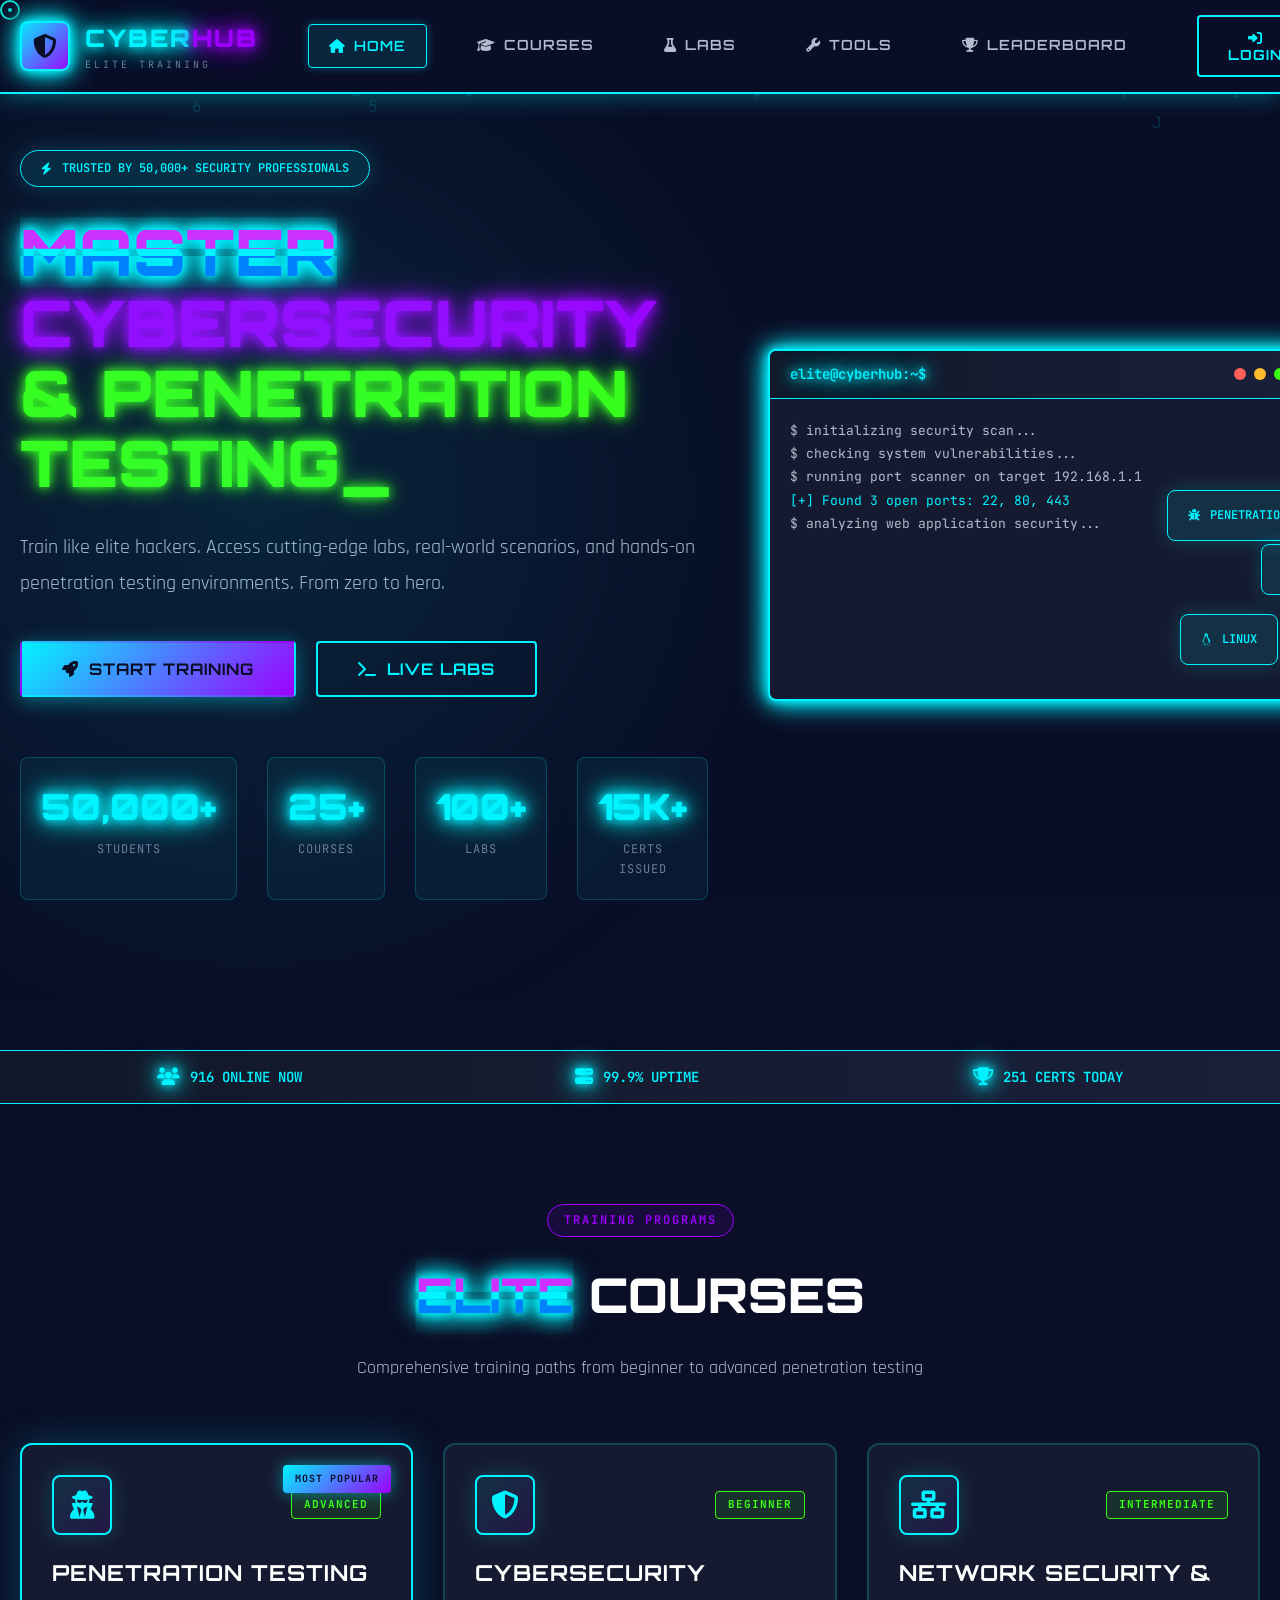
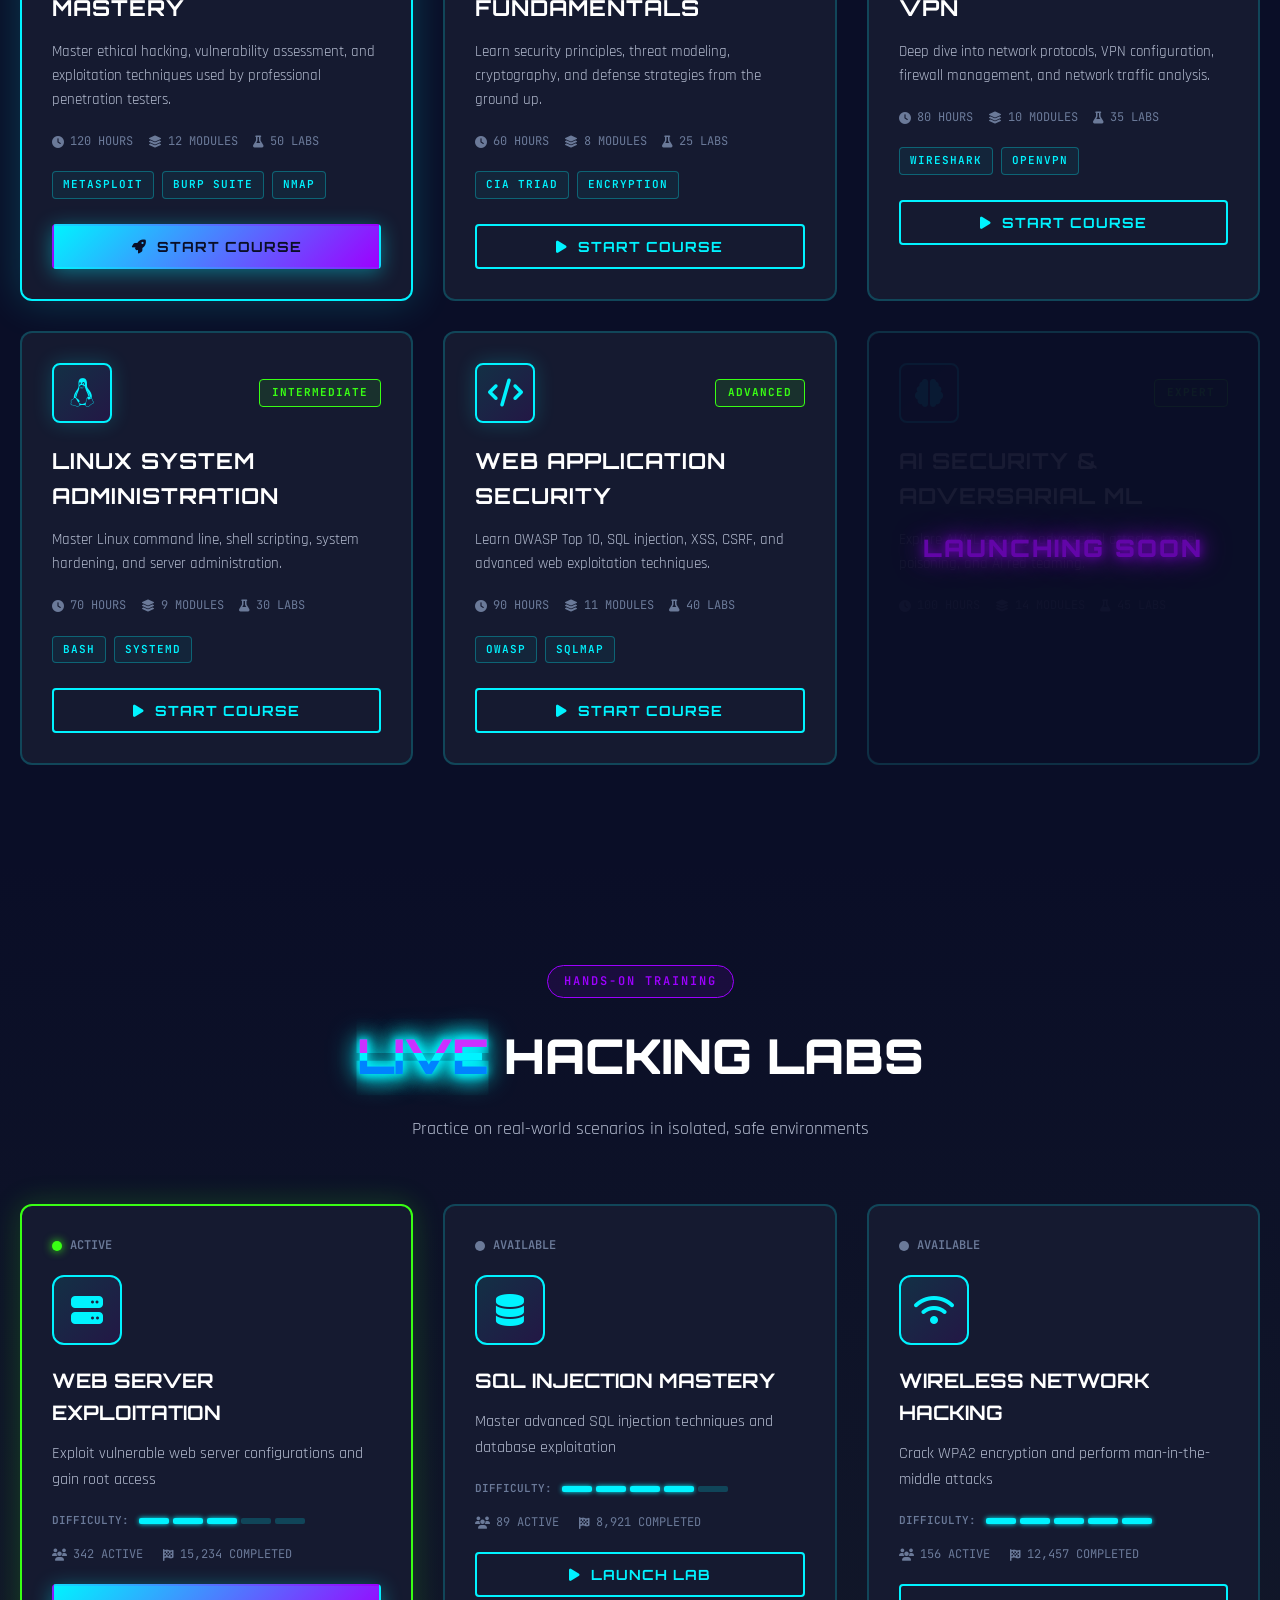
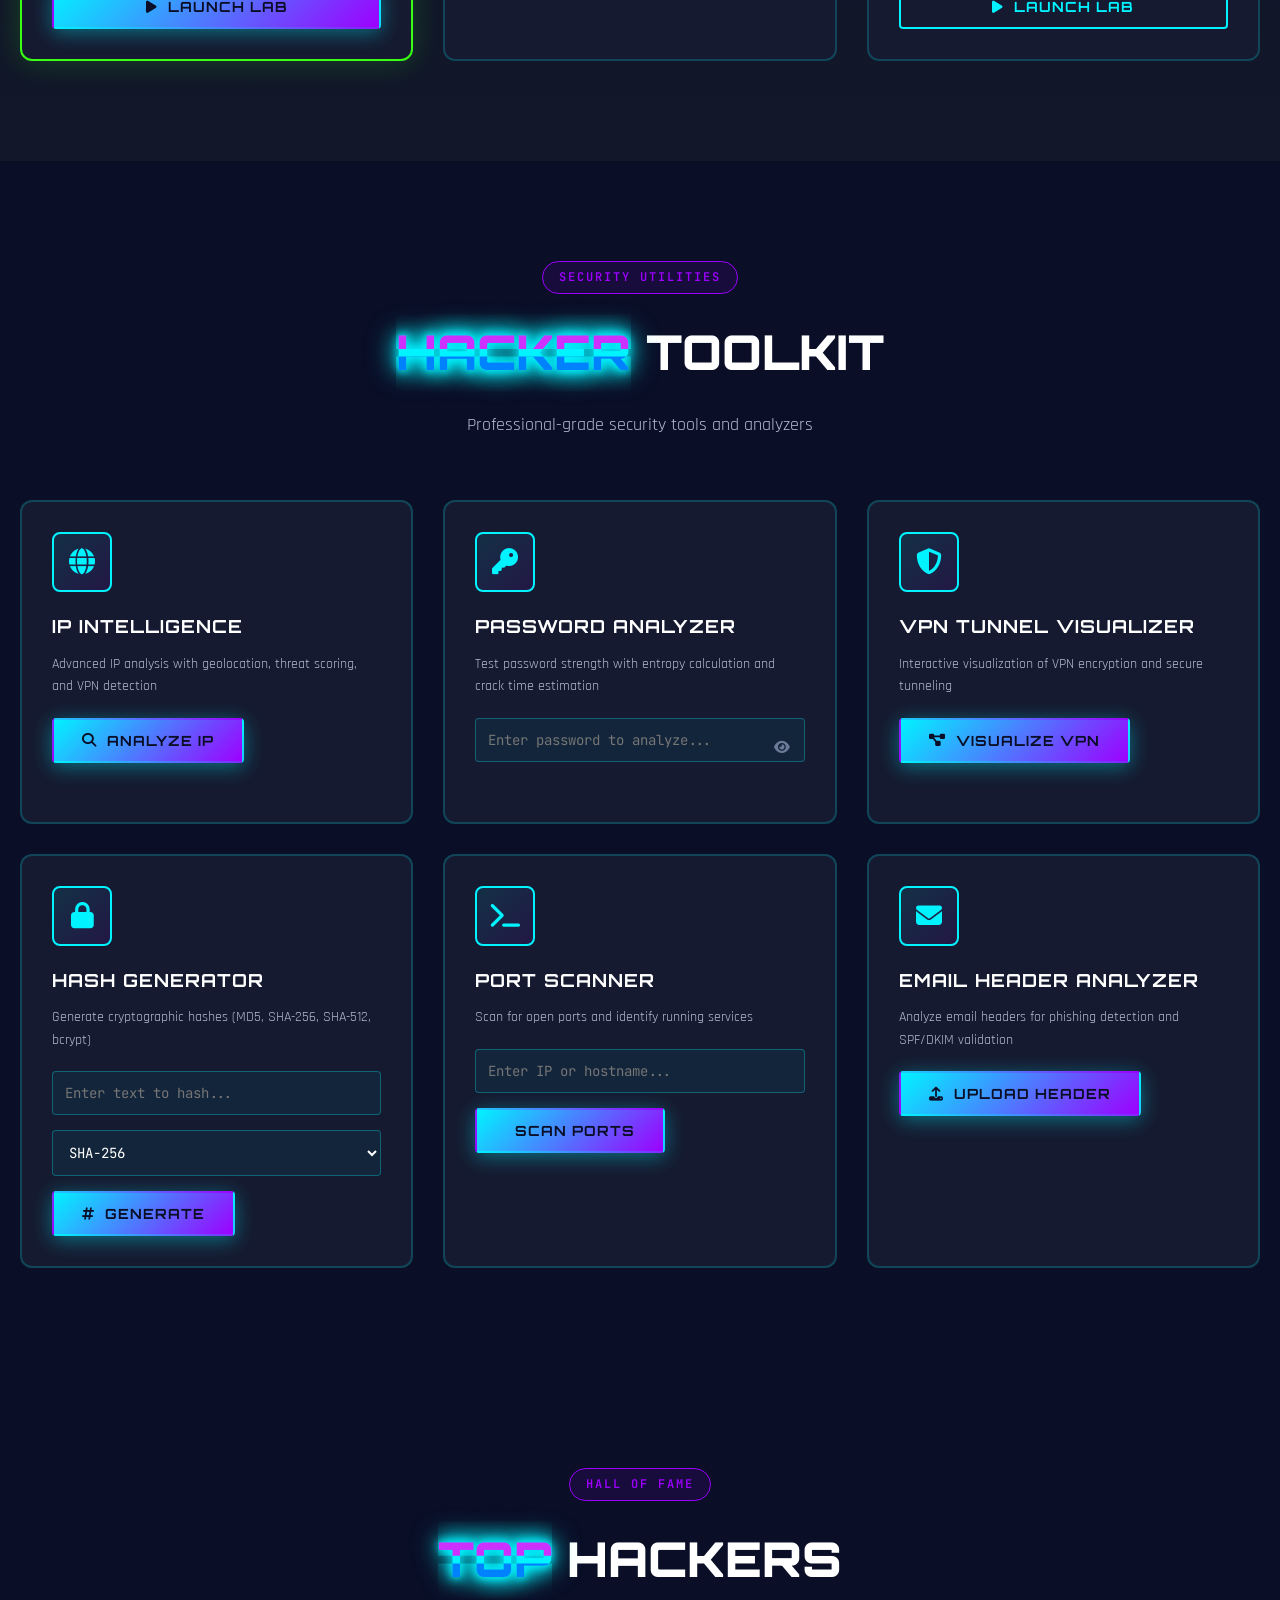
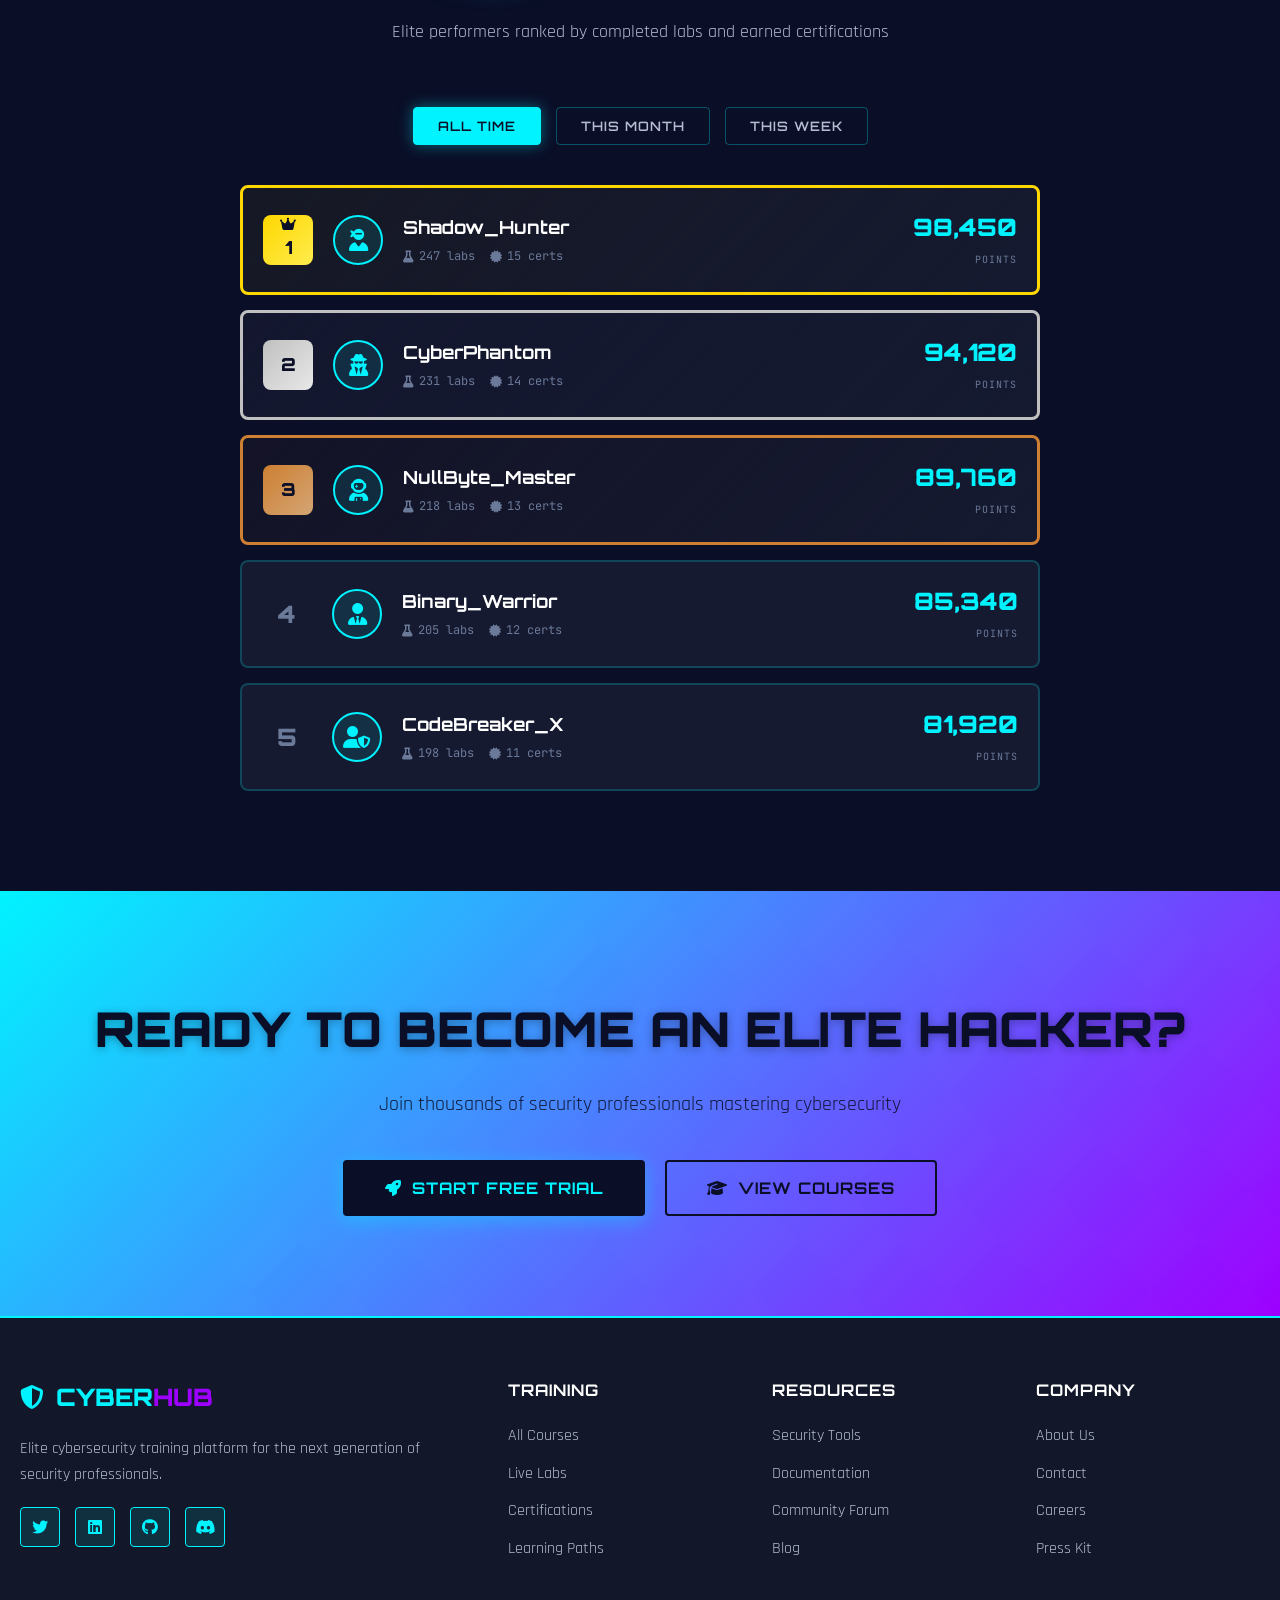
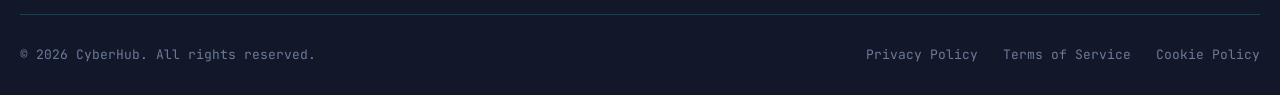
<file: index.html>
<!DOCTYPE html>
<html lang="en">
<head>
    <meta charset="UTF-8">
    <meta name="viewport" content="width=device-width, initial-scale=1.0">
    <meta http-equiv="X-UA-Compatible" content="IE=edge">
    <meta name="description" content="Master cybersecurity, networking, Linux, and IT skills with interactive courses, practical tools, and progress tracking. Learn from beginner to advanced levels.">
    <meta name="keywords" content="cybersecurity, IT learning, networking, VPN, Linux, ethical hacking, cybersecurity courses, IT certification, network security, password security">
    
    <title>CyberHub 🔒 | Elite Cybersecurity Training Platform</title>
    
    <link rel="icon" href="data:image/svg+xml,<svg xmlns=%22http://www.w3.org/2000/svg%22 viewBox=%220 0 100 100%22><text y=%22.9em%22 font-size=%2290%22>🔒</text></svg>">
    <link rel="preconnect" href="https://fonts.googleapis.com">
    <link rel="preconnect" href="https://fonts.gstatic.com" crossorigin>
    <link href="https://fonts.googleapis.com/css2?family=JetBrains+Mono:wght@400;500;600;700;800&family=Orbitron:wght@400;500;600;700;900&family=Rajdhani:wght@300;400;500;600;700&display=swap" rel="stylesheet">
    <link rel="stylesheet" href="https://cdnjs.cloudflare.com/ajax/libs/font-awesome/6.5.0/css/all.min.css">
    <link rel="stylesheet" href="styles.css">
</head>
<body>
    <div id="cursor" class="terminal-cursor"></div>
    <canvas id="matrixCanvas" class="matrix-bg"></canvas>
    <div class="preloader" id="preloader">
        <div class="preloader-content">
            <div class="terminal-window">
                <div class="terminal-header">
                    <span class="terminal-title">INITIALIZING CYBER_HUB_SYSTEM</span>
                    <div class="terminal-controls">
                        <span></span><span></span><span></span>
                    </div>
                </div>
                <div class="terminal-body">
                    <div class="boot-sequence">
                        <p><span class="prompt">$</span> Loading security protocols...</p>
                        <p><span class="prompt">$</span> Initializing encryption modules...</p>
                        <p><span class="prompt">$</span> Connecting to secure network...</p>
                        <p><span class="prompt">$</span> <span class="success">SYSTEM READY</span></p>
                    </div>
                    <div class="loading-progress">
                        <div class="progress-bar">
                            <div class="progress-fill"></div>
                        </div>
                        <div class="progress-text"><span id="loadProgress">0</span>%</div>
                    </div>
                </div>
            </div>
        </div>
    </div>


    <nav class="navbar">
        <div class="container">
            <div class="navbar-content">
                <div class="logo-section">
                    <div class="logo-icon">
                        <i class="fas fa-shield-halved"></i>
                        <div class="logo-pulse"></div>
                    </div>
                    <div class="logo-text">
                        <span class="logo-main">CYBER<span class="logo-accent">HUB</span></span>
                        <span class="logo-sub">ELITE TRAINING</span>
                    </div>
                </div>
                
                <div class="nav-menu" id="navMenu">
                    <ul class="nav-links">
                        <li><a href="#home" class="nav-link active" data-text="HOME"><i class="fas fa-house"></i> HOME</a></li>
                        <li><a href="#courses" class="nav-link" data-text="COURSES"><i class="fas fa-graduation-cap"></i> COURSES</a></li>
                        <li><a href="#labs" class="nav-link" data-text="LABS"><i class="fas fa-flask"></i> LABS</a></li>
                        <li><a href="#tools" class="nav-link" data-text="TOOLS"><i class="fas fa-wrench"></i> TOOLS</a></li>
                        <li><a href="#leaderboard" class="nav-link" data-text="LEADERBOARD"><i class="fas fa-trophy"></i> LEADERBOARD</a></li>
                    </ul>
                </div>
                
                <div class="nav-auth">
                    <button class="btn btn-outline" id="loginBtn">
                        <i class="fas fa-right-to-bracket"></i> LOGIN
                    </button>
                    <button class="btn btn-primary" id="registerBtn">
                        <i class="fas fa-user-plus"></i> REGISTER
                    </button>
                    <div id="userMenu" style="display: none;">
                        <div class="user-info">
                            <i class="fas fa-user-circle"></i>
                            <span id="userName" class="username"></span>
                            <span class="user-badge">ELITE</span>
                        </div>
                        <button class="btn btn-outline btn-sm" id="logoutBtn">
                            <i class="fas fa-right-from-bracket"></i> LOGOUT
                        </button>
                    </div>
                </div>
                
                <button class="mobile-menu-toggle" id="mobileMenuToggle">
                    <span></span>
                    <span></span>
                    <span></span>
                </button>
            </div>
        </div>
    </nav>


    <section class="hero" id="home">
        <div class="container">
            <div class="hero-grid">
                <div class="hero-content">
                    <div class="hero-badge">
                        <i class="fas fa-bolt"></i> TRUSTED BY 50,000+ SECURITY PROFESSIONALS
                    </div>
                    
                    <h1 class="hero-title">
                        <span class="glitch" data-text="MASTER">MASTER</span>
                        <span class="highlight">CYBERSECURITY</span>
                        <span class="typing-text">& PENETRATION TESTING</span>
                    </h1>
                    
                    <p class="hero-subtitle">
                        Train like elite hackers. Access cutting-edge labs, real-world scenarios, 
                        and hands-on penetration testing environments. From zero to hero.
                    </p>
                    
                    <div class="hero-buttons">
                        <button class="btn btn-primary btn-lg" onclick="scrollToSection('courses')">
                            <i class="fas fa-rocket"></i> START TRAINING
                            <div class="btn-glow"></div>
                        </button>
                        <button class="btn btn-outline btn-lg" onclick="scrollToSection('labs')">
                            <i class="fas fa-terminal"></i> LIVE LABS
                        </button>
                    </div>
                    
                    <div class="hero-stats">
                        <div class="stat-item">
                            <div class="stat-number"><span class="counter" data-target="50000">0</span>+</div>
                            <div class="stat-label">STUDENTS</div>
                        </div>
                        <div class="stat-item">
                            <div class="stat-number"><span class="counter" data-target="25">0</span>+</div>
                            <div class="stat-label">COURSES</div>
                        </div>
                        <div class="stat-item">
                            <div class="stat-number"><span class="counter" data-target="100">0</span>+</div>
                            <div class="stat-label">LABS</div>
                        </div>
                        <div class="stat-item">
                            <div class="stat-number"><span class="counter" data-target="15">0</span>K+</div>
                            <div class="stat-label">CERTS ISSUED</div>
                        </div>
                    </div>
                </div>
                
                <div class="hero-visual">
                    <div class="terminal-demo">
                        <div class="terminal-window">
                            <div class="terminal-header">
                                <span class="terminal-title">elite@cyberhub:~$</span>
                                <div class="terminal-controls">
                                    <span></span><span></span><span></span>
                                </div>
                            </div>
                            <div class="terminal-body">
                                <div id="terminalOutput"></div>
                            </div>
                        </div>
                    </div>
                    
                    <div class="floating-elements">
                        <div class="float-card" style="--delay: 0s">
                            <i class="fas fa-shield-halved"></i>
                            <span>ENCRYPTION</span>
                        </div>
                        <div class="float-card" style="--delay: 0.5s">
                            <i class="fas fa-bug"></i>
                            <span>PENETRATION</span>
                        </div>
                        <div class="float-card" style="--delay: 1s">
                            <i class="fas fa-network-wired"></i>
                            <span>NETWORKING</span>
                        </div>
                        <div class="float-card" style="--delay: 1.5s">
                            <i class="fab fa-linux"></i>
                            <span>LINUX</span>
                        </div>
                    </div>
                </div>
            </div>
        </div>
    </section>


    <div class="live-stats-bar">
        <div class="container">
            <div class="live-stats">
                <div class="live-stat">
                    <i class="fas fa-users"></i>
                    <span><span class="counter" data-target="1247">0</span> ONLINE NOW</span>
                </div>
                <div class="live-stat">
                    <i class="fas fa-server"></i>
                    <span>99.9% UPTIME</span>
                </div>
                <div class="live-stat">
                    <i class="fas fa-trophy"></i>
                    <span><span class="counter" data-target="342">0</span> CERTS TODAY</span>
                </div>
            </div>
        </div>
    </div>

    <section class="courses" id="courses">
        <div class="container">
            <div class="section-header">
                <div class="section-tag">TRAINING PROGRAMS</div>
                <h2 class="section-title">
                    <span class="glitch" data-text="ELITE">ELITE</span> COURSES
                </h2>
                <p class="section-subtitle">
                    Comprehensive training paths from beginner to advanced penetration testing
                </p>
            </div>
            
            <div class="course-grid">
                <div class="course-card featured" data-course="penetration-testing">
                    <div class="course-badge">MOST POPULAR</div>
                    <div class="course-header">
                        <div class="course-icon">
                            <i class="fas fa-user-secret"></i>
                        </div>
                        <div class="course-level">ADVANCED</div>
                    </div>
                    <h3>PENETRATION TESTING MASTERY</h3>
                    <p>Master ethical hacking, vulnerability assessment, and exploitation techniques used by professional penetration testers.</p>
                    <div class="course-meta">
                        <span><i class="fas fa-clock"></i> 120 HOURS</span>
                        <span><i class="fas fa-layer-group"></i> 12 MODULES</span>
                        <span><i class="fas fa-flask"></i> 50 LABS</span>
                    </div>
                    <div class="course-tech">
                        <span class="tech-tag">METASPLOIT</span>
                        <span class="tech-tag">BURP SUITE</span>
                        <span class="tech-tag">NMAP</span>
                    </div>
                    <button class="btn btn-primary btn-block">
                        <i class="fas fa-rocket"></i> START COURSE
                    </button>
                </div>
                
                <div class="course-card" data-course="cybersecurity">
                    <div class="course-header">
                        <div class="course-icon">
                            <i class="fas fa-shield-halved"></i>
                        </div>
                        <div class="course-level">BEGINNER</div>
                    </div>
                    <h3>CYBERSECURITY FUNDAMENTALS</h3>
                    <p>Learn security principles, threat modeling, cryptography, and defense strategies from the ground up.</p>
                    <div class="course-meta">
                        <span><i class="fas fa-clock"></i> 60 HOURS</span>
                        <span><i class="fas fa-layer-group"></i> 8 MODULES</span>
                        <span><i class="fas fa-flask"></i> 25 LABS</span>
                    </div>
                    <div class="course-tech">
                        <span class="tech-tag">CIA TRIAD</span>
                        <span class="tech-tag">ENCRYPTION</span>
                    </div>
                    <button class="btn btn-outline btn-block">
                        <i class="fas fa-play"></i> START COURSE
                    </button>
                </div>
                
                <div class="course-card" data-course="networking">
                    <div class="course-header">
                        <div class="course-icon">
                            <i class="fas fa-network-wired"></i>
                        </div>
                        <div class="course-level">INTERMEDIATE</div>
                    </div>
                    <h3>NETWORK SECURITY & VPN</h3>
                    <p>Deep dive into network protocols, VPN configuration, firewall management, and network traffic analysis.</p>
                    <div class="course-meta">
                        <span><i class="fas fa-clock"></i> 80 HOURS</span>
                        <span><i class="fas fa-layer-group"></i> 10 MODULES</span>
                        <span><i class="fas fa-flask"></i> 35 LABS</span>
                    </div>
                    <div class="course-tech">
                        <span class="tech-tag">WIRESHARK</span>
                        <span class="tech-tag">OPENVPN</span>
                    </div>
                    <button class="btn btn-outline btn-block">
                        <i class="fas fa-play"></i> START COURSE
                    </button>
                </div>
                
                <div class="course-card" data-course="linux">
                    <div class="course-header">
                        <div class="course-icon">
                            <i class="fab fa-linux"></i>
                        </div>
                        <div class="course-level">INTERMEDIATE</div>
                    </div>
                    <h3>LINUX SYSTEM ADMINISTRATION</h3>
                    <p>Master Linux command line, shell scripting, system hardening, and server administration.</p>
                    <div class="course-meta">
                        <span><i class="fas fa-clock"></i> 70 HOURS</span>
                        <span><i class="fas fa-layer-group"></i> 9 MODULES</span>
                        <span><i class="fas fa-flask"></i> 30 LABS</span>
                    </div>
                    <div class="course-tech">
                        <span class="tech-tag">BASH</span>
                        <span class="tech-tag">SYSTEMD</span>
                    </div>
                    <button class="btn btn-outline btn-block">
                        <i class="fas fa-play"></i> START COURSE
                    </button>
                </div>
                
                <div class="course-card" data-course="web-security">
                    <div class="course-header">
                        <div class="course-icon">
                            <i class="fas fa-code"></i>
                        </div>
                        <div class="course-level">ADVANCED</div>
                    </div>
                    <h3>WEB APPLICATION SECURITY</h3>
                    <p>Learn OWASP Top 10, SQL injection, XSS, CSRF, and advanced web exploitation techniques.</p>
                    <div class="course-meta">
                        <span><i class="fas fa-clock"></i> 90 HOURS</span>
                        <span><i class="fas fa-layer-group"></i> 11 MODULES</span>
                        <span><i class="fas fa-flask"></i> 40 LABS</span>
                    </div>
                    <div class="course-tech">
                        <span class="tech-tag">OWASP</span>
                        <span class="tech-tag">SQLMAP</span>
                    </div>
                    <button class="btn btn-outline btn-block">
                        <i class="fas fa-play"></i> START COURSE
                    </button>
                </div>
                
                <div class="course-card coming-soon">
                    <div class="course-header">
                        <div class="course-icon">
                            <i class="fas fa-brain"></i>
                        </div>
                        <div class="course-level">EXPERT</div>
                    </div>
                    <h3>AI SECURITY & ADVERSARIAL ML</h3>
                    <p>Explore AI/ML security, adversarial attacks, model poisoning, and AI red teaming.</p>
                    <div class="course-meta">
                        <span><i class="fas fa-clock"></i> 100 HOURS</span>
                        <span><i class="fas fa-layer-group"></i> 14 MODULES</span>
                        <span><i class="fas fa-flask"></i> 45 LABS</span>
                    </div>
                    <div class="coming-soon-overlay">
                        <div class="coming-soon-text">LAUNCHING SOON</div>
                    </div>
                </div>
            </div>
        </div>
    </section>

    
    <section class="labs-section" id="labs">
        <div class="container">
            <div class="section-header">
                <div class="section-tag">HANDS-ON TRAINING</div>
                <h2 class="section-title">
                    <span class="glitch" data-text="LIVE">LIVE</span> HACKING LABS
                </h2>
                <p class="section-subtitle">
                    Practice on real-world scenarios in isolated, safe environments
                </p>
            </div>
            
            <div class="labs-grid">
                <div class="lab-card active-lab">
                    <div class="lab-status">
                        <span class="status-dot active"></span>
                        <span>ACTIVE</span>
                    </div>
                    <div class="lab-icon">
                        <i class="fas fa-server"></i>
                    </div>
                    <h3>WEB SERVER EXPLOITATION</h3>
                    <p>Exploit vulnerable web server configurations and gain root access</p>
                    <div class="lab-difficulty">
                        <span>DIFFICULTY:</span>
                        <div class="difficulty-bars">
                            <div class="bar active"></div>
                            <div class="bar active"></div>
                            <div class="bar active"></div>
                            <div class="bar"></div>
                            <div class="bar"></div>
                        </div>
                    </div>
                    <div class="lab-stats">
                        <span><i class="fas fa-users"></i> 342 ACTIVE</span>
                        <span><i class="fas fa-flag-checkered"></i> 15,234 COMPLETED</span>
                    </div>
                    <button class="btn btn-primary btn-block">
                        <i class="fas fa-play"></i> LAUNCH LAB
                    </button>
                </div>
                
                <div class="lab-card">
                    <div class="lab-status">
                        <span class="status-dot"></span>
                        <span>AVAILABLE</span>
                    </div>
                    <div class="lab-icon">
                        <i class="fas fa-database"></i>
                    </div>
                    <h3>SQL INJECTION MASTERY</h3>
                    <p>Master advanced SQL injection techniques and database exploitation</p>
                    <div class="lab-difficulty">
                        <span>DIFFICULTY:</span>
                        <div class="difficulty-bars">
                            <div class="bar active"></div>
                            <div class="bar active"></div>
                            <div class="bar active"></div>
                            <div class="bar active"></div>
                            <div class="bar"></div>
                        </div>
                    </div>
                    <div class="lab-stats">
                        <span><i class="fas fa-users"></i> 89 ACTIVE</span>
                        <span><i class="fas fa-flag-checkered"></i> 8,921 COMPLETED</span>
                    </div>
                    <button class="btn btn-outline btn-block">
                        <i class="fas fa-play"></i> LAUNCH LAB
                    </button>
                </div>
                
                <div class="lab-card">
                    <div class="lab-status">
                        <span class="status-dot"></span>
                        <span>AVAILABLE</span>
                    </div>
                    <div class="lab-icon">
                        <i class="fas fa-wifi"></i>
                    </div>
                    <h3>WIRELESS NETWORK HACKING</h3>
                    <p>Crack WPA2 encryption and perform man-in-the-middle attacks</p>
                    <div class="lab-difficulty">
                        <span>DIFFICULTY:</span>
                        <div class="difficulty-bars">
                            <div class="bar active"></div>
                            <div class="bar active"></div>
                            <div class="bar active"></div>
                            <div class="bar active"></div>
                            <div class="bar active"></div>
                        </div>
                    </div>
                    <div class="lab-stats">
                        <span><i class="fas fa-users"></i> 156 ACTIVE</span>
                        <span><i class="fas fa-flag-checkered"></i> 12,457 COMPLETED</span>
                    </div>
                    <button class="btn btn-outline btn-block">
                        <i class="fas fa-play"></i> LAUNCH LAB
                    </button>
                </div>
            </div>
        </div>
    </section>

    <section class="tools-section" id="tools">
        <div class="container">
            <div class="section-header">
                <div class="section-tag">SECURITY UTILITIES</div>
                <h2 class="section-title">
                    <span class="glitch" data-text="HACKER">HACKER</span> TOOLKIT
                </h2>
                <p class="section-subtitle">
                    Professional-grade security tools and analyzers
                </p>
            </div>
            
            <div class="tools-grid">
                <div class="tool-card">
                    <div class="tool-icon">
                        <i class="fas fa-globe"></i>
                    </div>
                    <h3>IP INTELLIGENCE</h3>
                    <p>Advanced IP analysis with geolocation, threat scoring, and VPN detection</p>
                    <button class="btn btn-primary" onclick="checkIP()">
                        <i class="fas fa-search"></i> ANALYZE IP
                    </button>
                    <div id="ipResult" class="tool-result"></div>
                </div>
                
                <div class="tool-card">
                    <div class="tool-icon">
                        <i class="fas fa-key"></i>
                    </div>
                    <h3>PASSWORD ANALYZER</h3>
                    <p>Test password strength with entropy calculation and crack time estimation</p>
                    <div class="password-input-group">
                        <input type="password" id="passwordInput" placeholder="Enter password to analyze...">
                        <button class="toggle-visibility" onclick="togglePasswordVisibility()">
                            <i class="fas fa-eye"></i>
                        </button>
                    </div>
                    <div id="passwordResult" class="tool-result"></div>
                </div>
                
                <div class="tool-card">
                    <div class="tool-icon">
                        <i class="fas fa-shield-halved"></i>
                    </div>
                    <h3>VPN TUNNEL VISUALIZER</h3>
                    <p>Interactive visualization of VPN encryption and secure tunneling</p>
                    <button class="btn btn-primary" onclick="showVPNSimulator()">
                        <i class="fas fa-diagram-project"></i> VISUALIZE VPN
                    </button>
                </div>
                
                <div class="tool-card">
                    <div class="tool-icon">
                        <i class="fas fa-lock"></i>
                    </div>
                    <h3>HASH GENERATOR</h3>
                    <p>Generate cryptographic hashes (MD5, SHA-256, SHA-512, bcrypt)</p>
                    <input type="text" id="hashInput" placeholder="Enter text to hash...">
                    <select id="hashType" class="hash-select">
                        <option value="md5">MD5</option>
                        <option value="sha256" selected>SHA-256</option>
                        <option value="sha512">SHA-512</option>
                    </select>
                    <button class="btn btn-primary" onclick="generateHash()">
                        <i class="fas fa-hashtag"></i> GENERATE
                    </button>
                    <div id="hashResult" class="tool-result"></div>
                </div>
                
                <div class="tool-card">
                    <div class="tool-icon">
                        <i class="fas fa-terminal"></i>
                    </div>
                    <h3>PORT SCANNER</h3>
                    <p>Scan for open ports and identify running services</p>
                    <input type="text" id="scanTarget" placeholder="Enter IP or hostname...">
                    <button class="btn btn-primary" onclick="scanPorts()">
                        <i class="fas fa-radar"></i> SCAN PORTS
                    </button>
                    <div id="scanResult" class="tool-result"></div>
                </div>
                
                <div class="tool-card">
                    <div class="tool-icon">
                        <i class="fas fa-envelope"></i>
                    </div>
                    <h3>EMAIL HEADER ANALYZER</h3>
                    <p>Analyze email headers for phishing detection and SPF/DKIM validation</p>
                    <button class="btn btn-primary">
                        <i class="fas fa-upload"></i> UPLOAD HEADER
                    </button>
                </div>
            </div>
        </div>
    </section>

    <section class="leaderboard-section" id="leaderboard">
        <div class="container">
            <div class="section-header">
                <div class="section-tag">HALL OF FAME</div>
                <h2 class="section-title">
                    <span class="glitch" data-text="TOP">TOP</span> HACKERS
                </h2>
                <p class="section-subtitle">
                    Elite performers ranked by completed labs and earned certifications
                </p>
            </div>
            
            <div class="leaderboard-container">
                <div class="leaderboard-filters">
                    <button class="filter-btn active">ALL TIME</button>
                    <button class="filter-btn">THIS MONTH</button>
                    <button class="filter-btn">THIS WEEK</button>
                </div>
                
                <div class="leaderboard-list">
                    <div class="leaderboard-item rank-1">
                        <div class="rank-badge">
                            <i class="fas fa-crown"></i>
                            <span>1</span>
                        </div>
                        <div class="user-avatar">
                            <i class="fas fa-user-ninja"></i>
                        </div>
                        <div class="user-details">
                            <div class="user-name">Shadow_Hunter</div>
                            <div class="user-stats">
                                <span><i class="fas fa-flask"></i> 247 labs</span>
                                <span><i class="fas fa-certificate"></i> 15 certs</span>
                            </div>
                        </div>
                        <div class="user-score">
                            <span class="score-number">98,450</span>
                            <span class="score-label">POINTS</span>
                        </div>
                    </div>
                    
                    <div class="leaderboard-item rank-2">
                        <div class="rank-badge">
                            <span>2</span>
                        </div>
                        <div class="user-avatar">
                            <i class="fas fa-user-secret"></i>
                        </div>
                        <div class="user-details">
                            <div class="user-name">CyberPhantom</div>
                            <div class="user-stats">
                                <span><i class="fas fa-flask"></i> 231 labs</span>
                                <span><i class="fas fa-certificate"></i> 14 certs</span>
                            </div>
                        </div>
                        <div class="user-score">
                            <span class="score-number">94,120</span>
                            <span class="score-label">POINTS</span>
                        </div>
                    </div>
                    
                    <div class="leaderboard-item rank-3">
                        <div class="rank-badge">
                            <span>3</span>
                        </div>
                        <div class="user-avatar">
                            <i class="fas fa-user-astronaut"></i>
                        </div>
                        <div class="user-details">
                            <div class="user-name">NullByte_Master</div>
                            <div class="user-stats">
                                <span><i class="fas fa-flask"></i> 218 labs</span>
                                <span><i class="fas fa-certificate"></i> 13 certs</span>
                            </div>
                        </div>
                        <div class="user-score">
                            <span class="score-number">89,760</span>
                            <span class="score-label">POINTS</span>
                        </div>
                    </div>

                    <div class="leaderboard-item">
                        <div class="rank-number">4</div>
                        <div class="user-avatar"><i class="fas fa-user-tie"></i></div>
                        <div class="user-details">
                            <div class="user-name">Binary_Warrior</div>
                            <div class="user-stats">
                                <span><i class="fas fa-flask"></i> 205 labs</span>
                                <span><i class="fas fa-certificate"></i> 12 certs</span>
                            </div>
                        </div>
                        <div class="user-score">
                            <span class="score-number">85,340</span>
                            <span class="score-label">POINTS</span>
                        </div>
                    </div>
                    
                    <div class="leaderboard-item">
                        <div class="rank-number">5</div>
                        <div class="user-avatar"><i class="fas fa-user-shield"></i></div>
                        <div class="user-details">
                            <div class="user-name">CodeBreaker_X</div>
                            <div class="user-stats">
                                <span><i class="fas fa-flask"></i> 198 labs</span>
                                <span><i class="fas fa-certificate"></i> 11 certs</span>
                            </div>
                        </div>
                        <div class="user-score">
                            <span class="score-number">81,920</span>
                            <span class="score-label">POINTS</span>
                        </div>
                    </div>
                </div>
            </div>
        </div>
    </section>

    <section class="user-dashboard" id="userDashboard" style="display: none;">
        <div class="container">
            <div class="dashboard-header">
                <h2><i class="fas fa-chart-line"></i> YOUR PROGRESS</h2>
                <button class="btn btn-outline" onclick="exportProgress()">
                    <i class="fas fa-download"></i> EXPORT DATA
                </button>
            </div>
            <div id="progressContent"></div>
        </div>
    </section>

    <section class="cta-section">
        <div class="container">
            <div class="cta-content">
                <h2>READY TO BECOME AN ELITE HACKER?</h2>
                <p>Join thousands of security professionals mastering cybersecurity</p>
                <div class="cta-buttons">
                    <button class="btn btn-primary btn-lg" id="ctaRegisterBtn">
                        <i class="fas fa-rocket"></i> START FREE TRIAL
                    </button>
                    <button class="btn btn-outline btn-lg" onclick="scrollToSection('courses')">
                        <i class="fas fa-graduation-cap"></i> VIEW COURSES
                    </button>
                </div>
            </div>
        </div>
    </section>

    <footer class="footer">
        <div class="container">
            <div class="footer-grid">
                <div class="footer-col">
                    <div class="footer-logo">
                        <i class="fas fa-shield-halved"></i>
                        <span>CYBER<span class="accent">HUB</span></span>
                    </div>
                    <p>Elite cybersecurity training platform for the next generation of security professionals.</p>
                    <div class="social-links">
                        <a href="#" class="social-link"><i class="fab fa-twitter"></i></a>
                        <a href="#" class="social-link"><i class="fab fa-linkedin"></i></a>
                        <a href="#" class="social-link"><i class="fab fa-github"></i></a>
                        <a href="#" class="social-link"><i class="fab fa-discord"></i></a>
                    </div>
                </div>
                
                <div class="footer-col">
                    <h4>TRAINING</h4>
                    <ul>
                        <li><a href="#courses">All Courses</a></li>
                        <li><a href="#labs">Live Labs</a></li>
                        <li><a href="#">Certifications</a></li>
                        <li><a href="#">Learning Paths</a></li>
                    </ul>
                </div>
                
                <div class="footer-col">
                    <h4>RESOURCES</h4>
                    <ul>
                        <li><a href="#tools">Security Tools</a></li>
                        <li><a href="#">Documentation</a></li>
                        <li><a href="#">Community Forum</a></li>
                        <li><a href="#">Blog</a></li>
                    </ul>
                </div>
                
                <div class="footer-col">
                    <h4>COMPANY</h4>
                    <ul>
                        <li><a href="#">About Us</a></li>
                        <li><a href="#">Contact</a></li>
                        <li><a href="#">Careers</a></li>
                        <li><a href="#">Press Kit</a></li>
                    </ul>
                </div>
            </div>
            
            <div class="footer-bottom">
                <p>&copy; 2026 CyberHub. All rights reserved.</p>
                <div class="footer-links">
                    <a href="#">Privacy Policy</a>
                    <a href="#">Terms of Service</a>
                    <a href="#">Cookie Policy</a>
                </div>
            </div>
        </div>
    </footer>

    <button class="scroll-to-top" id="scrollToTop">
        <i class="fas fa-chevron-up"></i>
    </button>

    <div class="auth-modal" id="loginModal">
        <div class="modal-overlay" onclick="closeModal('loginModal')"></div>
        <div class="modal-content">
            <button class="modal-close" onclick="closeModal('loginModal')">
                <i class="fas fa-times"></i>
            </button>
            <div class="modal-header">
                <h2>ACCESS SYSTEM</h2>
                <p>Enter your credentials to continue</p>
            </div>
            <form class="auth-form" onsubmit="event.preventDefault(); login();">
                <div class="form-group">
                    <label><i class="fas fa-user"></i> USERNAME</label>
                    <input type="text" id="loginUsername" placeholder="Enter username" required>
                </div>
                <div class="form-group">
                    <label><i class="fas fa-lock"></i> PASSWORD</label>
                    <input type="password" id="loginPassword" placeholder="Enter password" required>
                </div>
                <div class="form-options">
                    <label class="checkbox-label">
                        <input type="checkbox" id="rememberMe">
                        <span>Remember me</span>
                    </label>
                    <a href="#" class="forgot-link">Forgot password?</a>
                </div>
                <button class="btn btn-primary btn-block" type="submit">
                    <i class="fas fa-sign-in-alt"></i> LOGIN
                </button>
            </form>
            <div class="modal-footer">
                <p>Don't have an account? <a href="#" onclick="switchModal('loginModal', 'registerModal')">Register here</a></p>
            </div>
        </div>
    </div>

    <div class="auth-modal" id="registerModal">
        <div class="modal-overlay" onclick="closeModal('registerModal')"></div>
        <div class="modal-content">
            <button class="modal-close" onclick="closeModal('registerModal')">
                <i class="fas fa-times"></i>
            </button>
            <div class="modal-header">
                <h2>CREATE ACCOUNT</h2>
                <p>Join the elite security community</p>
            </div>
            <form class="auth-form" onsubmit="event.preventDefault(); register();">
                <div class="form-row">
                    <div class="form-group">
                        <label><i class="fas fa-user"></i> USERNAME</label>
                        <input type="text" id="registerUsername" placeholder="Choose username" required>
                    </div>
                    <div class="form-group">
                        <label><i class="fas fa-envelope"></i> EMAIL</label>
                        <input type="email" id="registerEmail" placeholder="Enter email" required>
                    </div>
                </div>
                <div class="form-group">
                    <label><i class="fas fa-lock"></i> PASSWORD</label>
                    <input type="password" id="registerPassword" placeholder="Create password" required>
                    <div id="registerPasswordStrength" class="password-strength"></div>
                </div>
                <div class="form-group">
                    <label><i class="fas fa-lock"></i> CONFIRM PASSWORD</label>
                    <input type="password" id="confirmPassword" placeholder="Confirm password" required>
                </div>
                <div class="form-checkbox">
                    <label class="checkbox-label">
                        <input type="checkbox" required>
                        <span>I agree to the <a href="#">Terms of Service</a> and <a href="#">Privacy Policy</a></span>
                    </label>
                </div>
                <button class="btn btn-primary btn-block" type="submit">
                    <i class="fas fa-user-plus"></i> CREATE ACCOUNT
                </button>
            </form>
            <div class="modal-footer">
                <p>Already have an account? <a href="#" onclick="switchModal('registerModal', 'loginModal')">Login here</a></p>
            </div>
        </div>
    </div>

    <div id="toastContainer" class="toast-container"></div>

    <script src="script.js"></script>
</body>
</html>
</file>
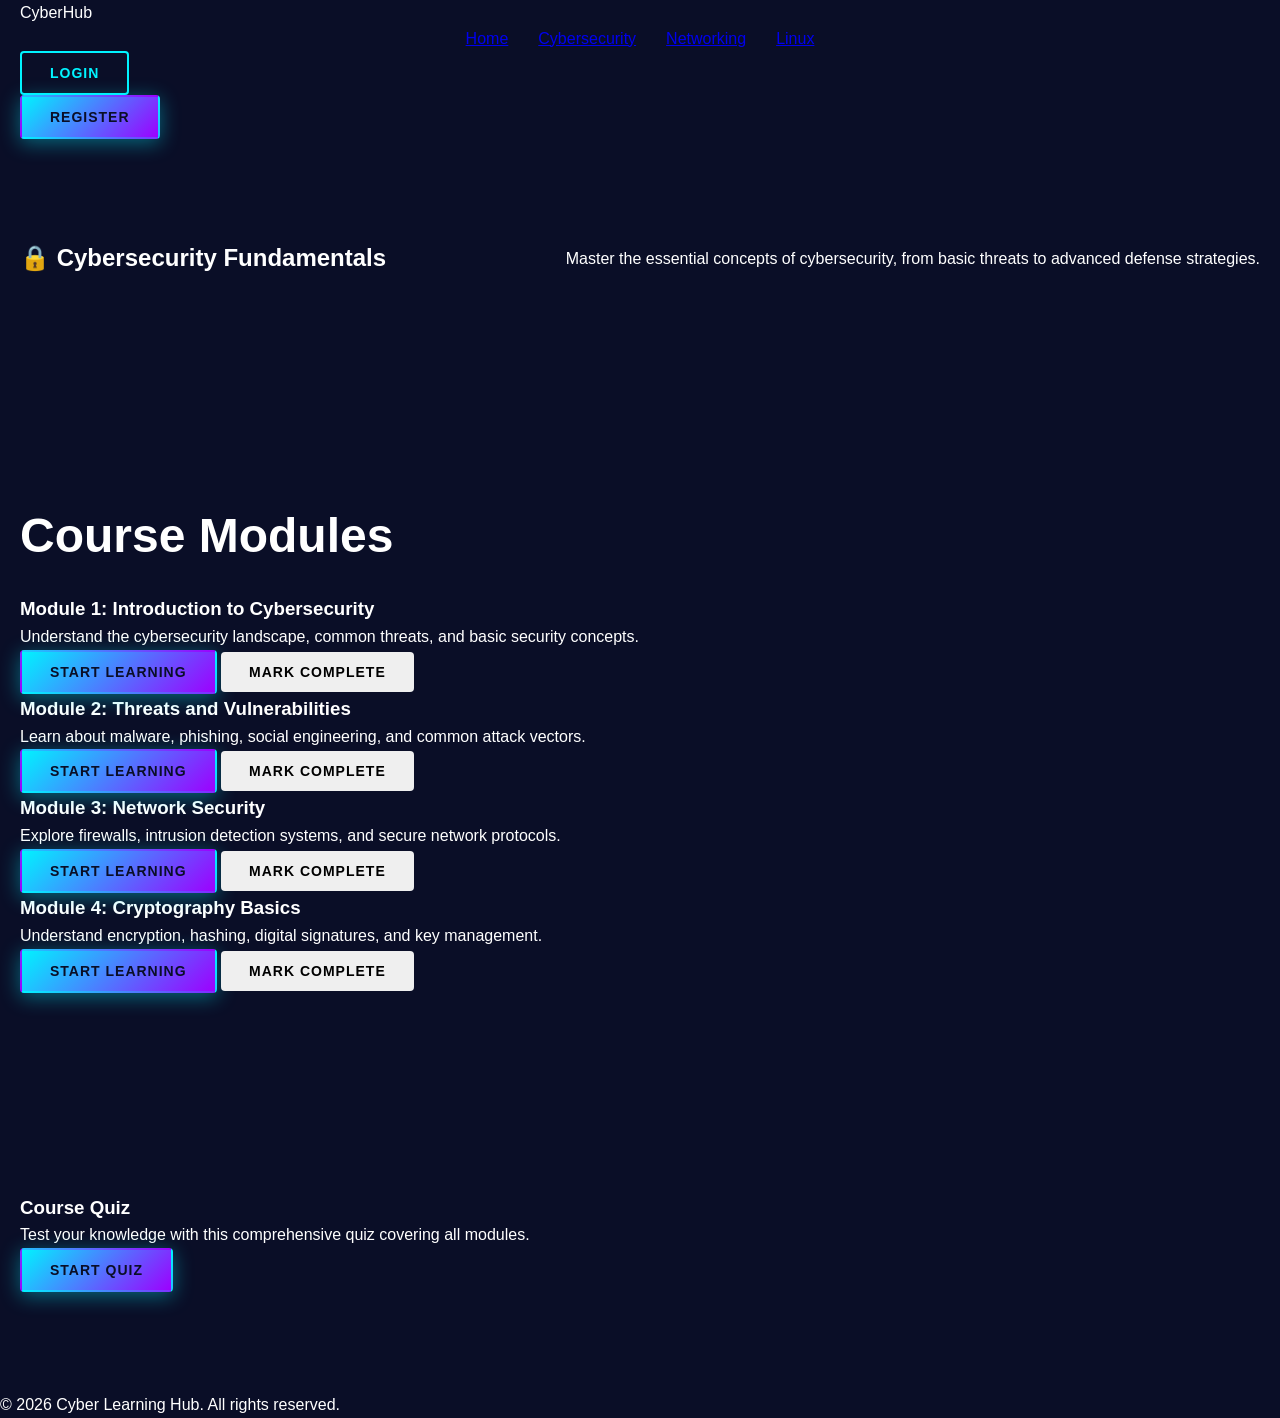
<file: courses/cybersecurity.html>
<!DOCTYPE html>
<html lang="en">
<head>
    <meta charset="UTF-8">
    <meta name="viewport" content="width=device-width, initial-scale=1.0">
    <title>Cybersecurity Fundamentals - Cyber Learning Hub</title>
    <link rel="stylesheet" href="../styles.css">
</head>
<body>
    <div class="container">
        <header>
            <div class="header-content">
                <div class="logo">CyberHub</div>
                <nav class="nav-links">
                    <a href="../">Home</a>
                    <a href="cybersecurity.html">Cybersecurity</a>
                    <a href="networking.html">Networking</a>
                    <a href="linux.html">Linux</a>
                </nav>
                <div class="auth-section">
                    <button class="btn btn-outline" id="loginBtn">Login</button>
                    <button class="btn btn-primary" id="registerBtn">Register</button>
                    <div id="userMenu" style="display: none; align-items: center; gap: 15px;">
                        <span id="userName" style="font-weight: 600;"></span>
                        <button class="btn btn-outline" id="logoutBtn">Logout</button>
                    </div>
                </div>
            </div>
        </header>

        <section class="course-header">
            <h1>🔒 Cybersecurity Fundamentals</h1>
            <p>Master the essential concepts of cybersecurity, from basic threats to advanced defense strategies.</p>
        </section>

        <section class="modules-section">
            <h2 class="section-title">Course Modules</h2>
            
            <div class="module-card">
                <h3>Module 1: Introduction to Cybersecurity</h3>
                <p>Understand the cybersecurity landscape, common threats, and basic security concepts.</p>
                <div class="module-actions">
                    <button class="btn btn-primary" onclick="window.location.href='#module1'">Start Learning</button>
                    <button class="btn btn-success" data-complete data-course="cybersecurity" data-module="module_1">Mark Complete</button>
                </div>
            </div>

            <div class="module-card">
                <h3>Module 2: Threats and Vulnerabilities</h3>
                <p>Learn about malware, phishing, social engineering, and common attack vectors.</p>
                <div class="module-actions">
                    <button class="btn btn-primary">Start Learning</button>
                    <button class="btn btn-success" data-complete data-course="cybersecurity" data-module="module_2">Mark Complete</button>
                </div>
            </div>

            <div class="module-card">
                <h3>Module 3: Network Security</h3>
                <p>Explore firewalls, intrusion detection systems, and secure network protocols.</p>
                <div class="module-actions">
                    <button class="btn btn-primary">Start Learning</button>
                    <button class="btn btn-success" data-complete data-course="cybersecurity" data-module="module_3">Mark Complete</button>
                </div>
            </div>

            <div class="module-card">
                <h3>Module 4: Cryptography Basics</h3>
                <p>Understand encryption, hashing, digital signatures, and key management.</p>
                <div class="module-actions">
                    <button class="btn btn-primary">Start Learning</button>
                    <button class="btn btn-success" data-complete data-course="cybersecurity" data-module="module_4">Mark Complete</button>
                </div>
            </div>
        </section>

        <section class="quiz-container">
            <h3>Course Quiz</h3>
            <p>Test your knowledge with this comprehensive quiz covering all modules.</p>
            <button class="btn btn-primary" onclick="setupQuiz('cybersecurity_quiz')">Start Quiz</button>
        </section>

        <div class="user-dashboard" id="userDashboard">
            <h3>Your Progress</h3>
            <div id="progressContent"></div>
        </div>
    </div>

    <!-- Login Modal -->
    <div class="auth-modal" id="loginModal">
        <div class="modal-content">
            <h2 style="margin-bottom: 20px;">Login</h2>
            <div class="form-group">
                <label>Username</label>
                <input type="text" id="loginUsername" placeholder="Enter username">
            </div>
            <div class="form-group">
                <label>Password</label>
                <input type="password" id="loginPassword" placeholder="Enter password">
            </div>
            <button class="btn btn-primary" onclick="login()" style="width: 100%;">Login</button>
            <button class="btn btn-outline" onclick="closeModal('loginModal')" style="width: 100%; margin-top: 10px;">Cancel</button>
        </div>
    </div>

    <!-- Register Modal -->
    <div class="auth-modal" id="registerModal">
        <div class="modal-content">
            <h2 style="margin-bottom: 20px;">Register</h2>
            <div class="form-group">
                <label>Username</label>
                <input type="text" id="registerUsername" placeholder="Choose username">
            </div>
            <div class="form-group">
                <label>Email</label>
                <input type="email" id="registerEmail" placeholder="Enter email">
            </div>
            <div class="form-group">
                <label>Password</label>
                <input type="password" id="registerPassword" placeholder="Choose password">
            </div>
            <button class="btn btn-primary" onclick="register()" style="width: 100%;">Register</button>
            <button class="btn btn-outline" onclick="closeModal('registerModal')" style="width: 100%; margin-top: 10px;">Cancel</button>
        </div>
    </div>

    <footer>
        <p>&copy; 2026 Cyber Learning Hub. All rights reserved.</p>
    </footer>

    <script src="../script.js"></script>
</body>
</html>
</file>
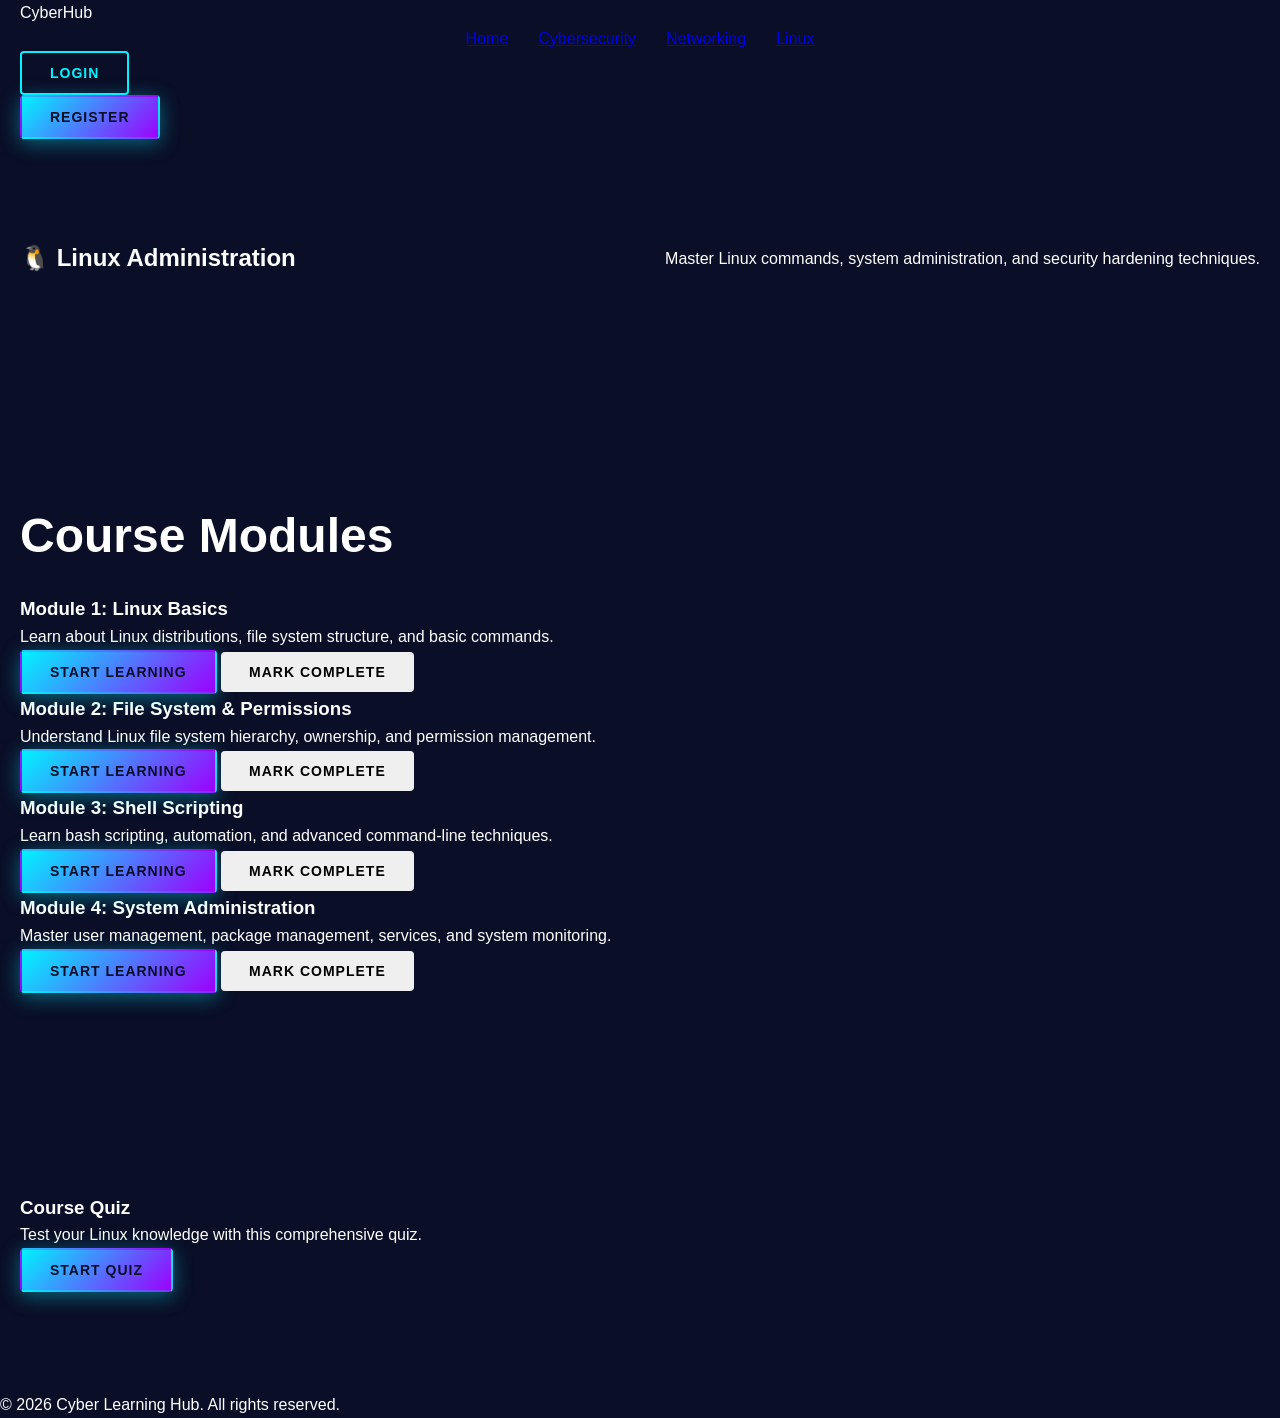
<file: courses/linux.html>
<!DOCTYPE html>
<html lang="en">
<head>
    <meta charset="UTF-8">
    <meta name="viewport" content="width=device-width, initial-scale=1.0">
    <title>Linux Administration - Cyber Learning Hub</title>
    <link rel="stylesheet" href="../styles.css">
</head>
<body>
    <div class="container">
        <header>
            <div class="header-content">
                <div class="logo">CyberHub</div>
                <nav class="nav-links">
                    <a href="../">Home</a>
                    <a href="cybersecurity.html">Cybersecurity</a>
                    <a href="networking.html">Networking</a>
                    <a href="linux.html">Linux</a>
                </nav>
                <div class="auth-section">
                    <button class="btn btn-outline" id="loginBtn">Login</button>
                    <button class="btn btn-primary" id="registerBtn">Register</button>
                    <div id="userMenu" style="display: none; align-items: center; gap: 15px;">
                        <span id="userName" style="font-weight: 600;"></span>
                        <button class="btn btn-outline" id="logoutBtn">Logout</button>
                    </div>
                </div>
            </div>
        </header>

        <section class="course-header">
            <h1>🐧 Linux Administration</h1>
            <p>Master Linux commands, system administration, and security hardening techniques.</p>
        </section>

        <section class="modules-section">
            <h2 class="section-title">Course Modules</h2>
            
            <div class="module-card">
                <h3>Module 1: Linux Basics</h3>
                <p>Learn about Linux distributions, file system structure, and basic commands.</p>
                <div class="module-actions">
                    <button class="btn btn-primary">Start Learning</button>
                    <button class="btn btn-success" data-complete data-course="linux" data-module="module_1">Mark Complete</button>
                </div>
            </div>

            <div class="module-card">
                <h3>Module 2: File System & Permissions</h3>
                <p>Understand Linux file system hierarchy, ownership, and permission management.</p>
                <div class="module-actions">
                    <button class="btn btn-primary">Start Learning</button>
                    <button class="btn btn-success" data-complete data-course="linux" data-module="module_2">Mark Complete</button>
                </div>
            </div>

            <div class="module-card">
                <h3>Module 3: Shell Scripting</h3>
                <p>Learn bash scripting, automation, and advanced command-line techniques.</p>
                <div class="module-actions">
                    <button class="btn btn-primary">Start Learning</button>
                    <button class="btn btn-success" data-complete data-course="linux" data-module="module_3">Mark Complete</button>
                </div>
            </div>

            <div class="module-card">
                <h3>Module 4: System Administration</h3>
                <p>Master user management, package management, services, and system monitoring.</p>
                <div class="module-actions">
                    <button class="btn btn-primary">Start Learning</button>
                    <button class="btn btn-success" data-complete data-course="linux" data-module="module_4">Mark Complete</button>
                </div>
            </div>
        </section>

        <section class="quiz-container">
            <h3>Course Quiz</h3>
            <p>Test your Linux knowledge with this comprehensive quiz.</p>
            <button class="btn btn-primary" onclick="setupQuiz('linux_quiz')">Start Quiz</button>
        </section>

        <div class="user-dashboard" id="userDashboard">
            <h3>Your Progress</h3>
            <div id="progressContent"></div>
        </div>
    </div>

    <!-- Login Modal -->
    <div class="auth-modal" id="loginModal">
        <div class="modal-content">
            <h2 style="margin-bottom: 20px;">Login</h2>
            <div class="form-group">
                <label>Username</label>
                <input type="text" id="loginUsername" placeholder="Enter username">
            </div>
            <div class="form-group">
                <label>Password</label>
                <input type="password" id="loginPassword" placeholder="Enter password">
            </div>
            <button class="btn btn-primary" onclick="login()" style="width: 100%;">Login</button>
            <button class="btn btn-outline" onclick="closeModal('loginModal')" style="width: 100%; margin-top: 10px;">Cancel</button>
        </div>
    </div>

    <!-- Register Modal -->
    <div class="auth-modal" id="registerModal">
        <div class="modal-content">
            <h2 style="margin-bottom: 20px;">Register</h2>
            <div class="form-group">
                <label>Username</label>
                <input type="text" id="registerUsername" placeholder="Choose username">
            </div>
            <div class="form-group">
                <label>Email</label>
                <input type="email" id="registerEmail" placeholder="Enter email">
            </div>
            <div class="form-group">
                <label>Password</label>
                <input type="password" id="registerPassword" placeholder="Choose password">
            </div>
            <button class="btn btn-primary" onclick="register()" style="width: 100%;">Register</button>
            <button class="btn btn-outline" onclick="closeModal('registerModal')" style="width: 100%; margin-top: 10px;">Cancel</button>
        </div>
    </div>

    <footer>
        <p>&copy; 2026 Cyber Learning Hub. All rights reserved.</p>
    </footer>

    <script src="../script.js"></script>
</body>
</html>
</file>
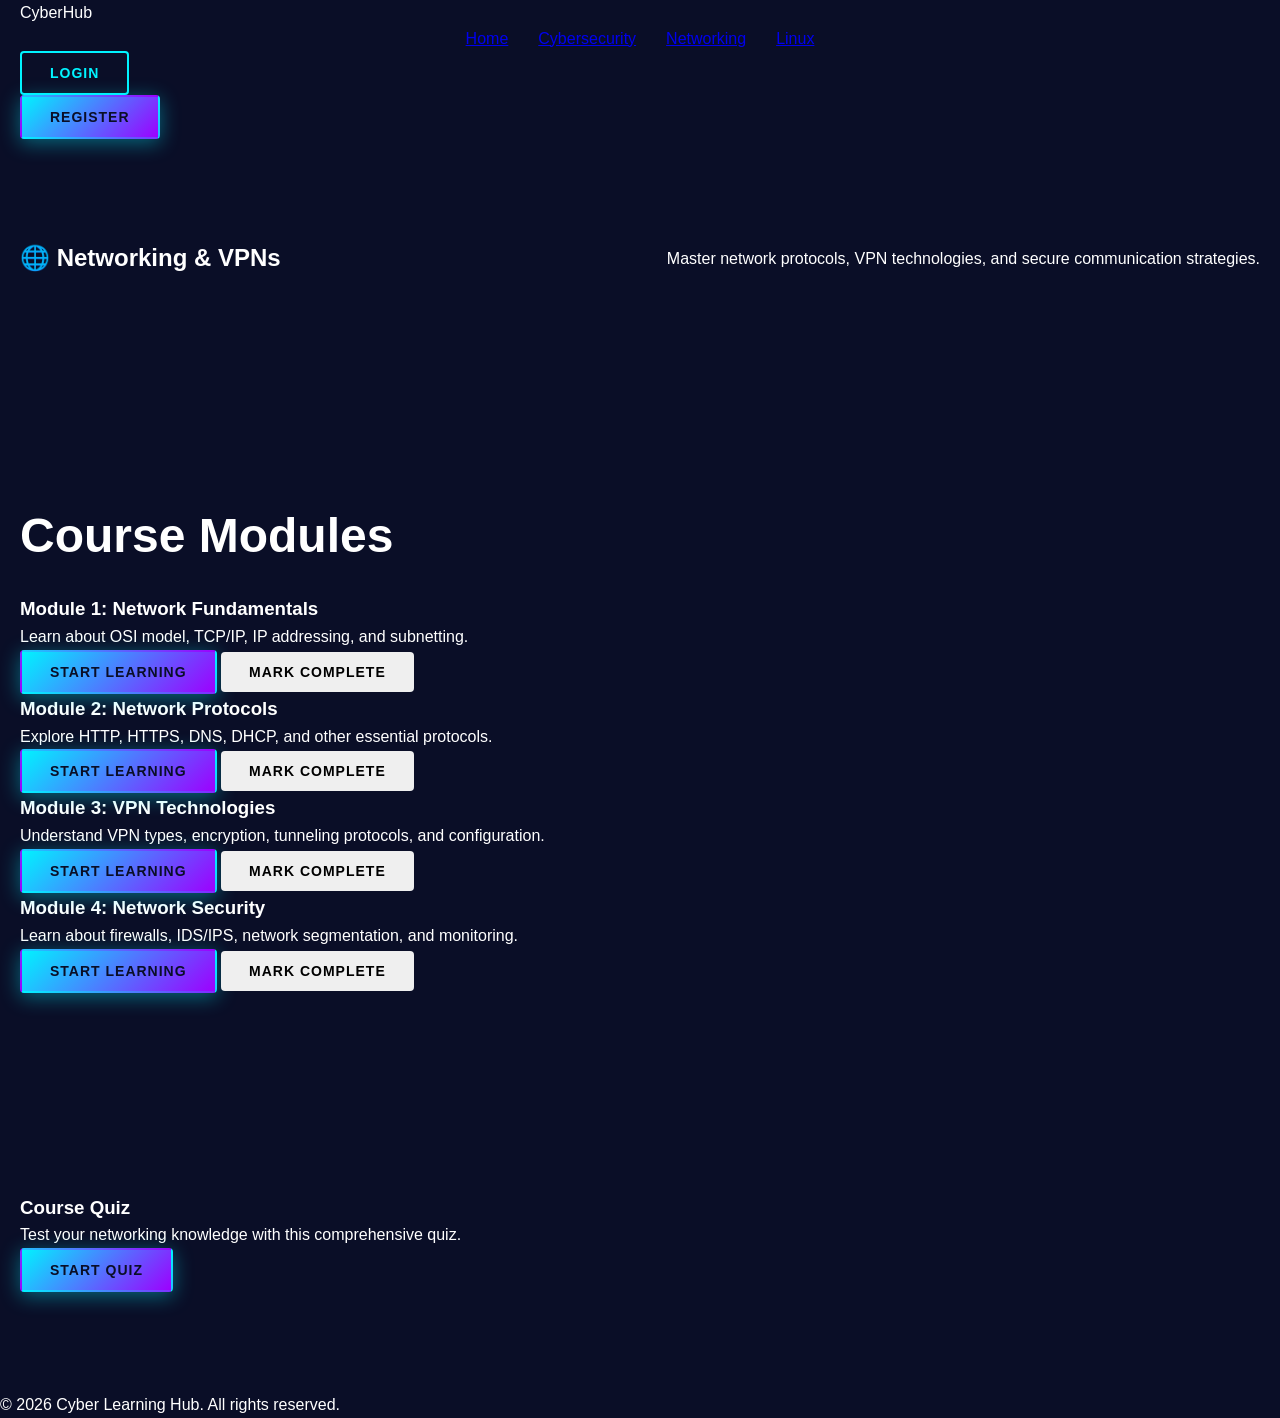
<file: courses/networking.html>
<!DOCTYPE html>
<html lang="en">
<head>
    <meta charset="UTF-8">
    <meta name="viewport" content="width=device-width, initial-scale=1.0">
    <title>Networking & VPNs - Cyber Learning Hub</title>
    <link rel="stylesheet" href="../styles.css">
</head>
<body>
    <div class="container">
        <header>
            <div class="header-content">
                <div class="logo">CyberHub</div>
                <nav class="nav-links">
                    <a href="../">Home</a>
                    <a href="cybersecurity.html">Cybersecurity</a>
                    <a href="networking.html">Networking</a>
                    <a href="linux.html">Linux</a>
                </nav>
                <div class="auth-section">
                    <button class="btn btn-outline" id="loginBtn">Login</button>
                    <button class="btn btn-primary" id="registerBtn">Register</button>
                    <div id="userMenu" style="display: none; align-items: center; gap: 15px;">
                        <span id="userName" style="font-weight: 600;"></span>
                        <button class="btn btn-outline" id="logoutBtn">Logout</button>
                    </div>
                </div>
            </div>
        </header>

        <section class="course-header">
            <h1>🌐 Networking & VPNs</h1>
            <p>Master network protocols, VPN technologies, and secure communication strategies.</p>
        </section>

        <section class="modules-section">
            <h2 class="section-title">Course Modules</h2>
            
            <div class="module-card">
                <h3>Module 1: Network Fundamentals</h3>
                <p>Learn about OSI model, TCP/IP, IP addressing, and subnetting.</p>
                <div class="module-actions">
                    <button class="btn btn-primary">Start Learning</button>
                    <button class="btn btn-success" data-complete data-course="networking" data-module="module_1">Mark Complete</button>
                </div>
            </div>

            <div class="module-card">
                <h3>Module 2: Network Protocols</h3>
                <p>Explore HTTP, HTTPS, DNS, DHCP, and other essential protocols.</p>
                <div class="module-actions">
                    <button class="btn btn-primary">Start Learning</button>
                    <button class="btn btn-success" data-complete data-course="networking" data-module="module_2">Mark Complete</button>
                </div>
            </div>

            <div class="module-card">
                <h3>Module 3: VPN Technologies</h3>
                <p>Understand VPN types, encryption, tunneling protocols, and configuration.</p>
                <div class="module-actions">
                    <button class="btn btn-primary">Start Learning</button>
                    <button class="btn btn-success" data-complete data-course="networking" data-module="module_3">Mark Complete</button>
                </div>
            </div>

            <div class="module-card">
                <h3>Module 4: Network Security</h3>
                <p>Learn about firewalls, IDS/IPS, network segmentation, and monitoring.</p>
                <div class="module-actions">
                    <button class="btn btn-primary">Start Learning</button>
                    <button class="btn btn-success" data-complete data-course="networking" data-module="module_4">Mark Complete</button>
                </div>
            </div>
        </section>

        <section class="quiz-container">
            <h3>Course Quiz</h3>
            <p>Test your networking knowledge with this comprehensive quiz.</p>
            <button class="btn btn-primary" onclick="setupQuiz('networking_quiz')">Start Quiz</button>
        </section>

        <div class="user-dashboard" id="userDashboard">
            <h3>Your Progress</h3>
            <div id="progressContent"></div>
        </div>
    </div>

    <!-- Login Modal -->
    <div class="auth-modal" id="loginModal">
        <div class="modal-content">
            <h2 style="margin-bottom: 20px;">Login</h2>
            <div class="form-group">
                <label>Username</label>
                <input type="text" id="loginUsername" placeholder="Enter username">
            </div>
            <div class="form-group">
                <label>Password</label>
                <input type="password" id="loginPassword" placeholder="Enter password">
            </div>
            <button class="btn btn-primary" onclick="login()" style="width: 100%;">Login</button>
            <button class="btn btn-outline" onclick="closeModal('loginModal')" style="width: 100%; margin-top: 10px;">Cancel</button>
        </div>
    </div>

    <!-- Register Modal -->
    <div class="auth-modal" id="registerModal">
        <div class="modal-content">
            <h2 style="margin-bottom: 20px;">Register</h2>
            <div class="form-group">
                <label>Username</label>
                <input type="text" id="registerUsername" placeholder="Choose username">
            </div>
            <div class="form-group">
                <label>Email</label>
                <input type="email" id="registerEmail" placeholder="Enter email">
            </div>
            <div class="form-group">
                <label>Password</label>
                <input type="password" id="registerPassword" placeholder="Choose password">
            </div>
            <button class="btn btn-primary" onclick="register()" style="width: 100%;">Register</button>
            <button class="btn btn-outline" onclick="closeModal('registerModal')" style="width: 100%; margin-top: 10px;">Cancel</button>
        </div>
    </div>

    <footer>
        <p>&copy; 2026 Cyber Learning Hub. All rights reserved.</p>
    </footer>

    <script src="../script.js"></script>
</body>
</html>
</file>
<file: styles.css>
/* ========================================
   CYBERHUB - ELITE TRAINING PLATFORM
   Cyberpunk Terminal Aesthetic
   ======================================== */

:root {
    --neon-cyan: #00f3ff;
    --neon-magenta: #ff00ff;
    --neon-green: #39ff14;
    --neon-yellow: #ffff00;
    --cyber-purple: #9d00ff;
    --cyber-blue: #0066ff;
   
    --bg-primary: #0a0e27;
    --bg-secondary: #121829;
    --bg-tertiary: #1a1f3a;
    --bg-card: #151a30;

    --text-primary: #ffffff;
    --text-secondary: #b4bcd0;
    --text-muted: #6b7a99;

    --accent-primary: var(--neon-cyan);
    --accent-secondary: var(--cyber-purple);
    --success: var(--neon-green);
    --warning: var(--neon-yellow);
    --danger: #ff0055;

    --glow-cyan: 0 0 10px var(--neon-cyan), 0 0 20px var(--neon-cyan), 0 0 30px var(--neon-cyan);
    --glow-purple: 0 0 10px var(--cyber-purple), 0 0 20px var(--cyber-purple), 0 0 30px var(--cyber-purple);
    --glow-green: 0 0 10px var(--neon-green), 0 0 20px var(--neon-green);
    
    --font-display: 'Orbitron', sans-serif;
    --font-body: 'Rajdhani', sans-serif;
    --font-mono: 'JetBrains Mono', monospace;
}

* {
    margin: 0;
    padding: 0;
    box-sizing: border-box;
}

html {
    scroll-behavior: smooth;
    overflow-x: hidden;
}

body {
    font-family: var(--font-body);
    background: var(--bg-primary);
    color: var(--text-primary);
    line-height: 1.6;
    overflow-x: hidden;
    position: relative;
}

.container {
    max-width: 1400px;
    margin: 0 auto;
    padding: 0 20px;
}

/* ========================================
   CUSTOM CURSOR
   ======================================== */

.terminal-cursor {
    width: 20px;
    height: 20px;
    border: 2px solid var(--neon-cyan);
    border-radius: 50%;
    position: fixed;
    pointer-events: none;
    z-index: 9999;
    transition: transform 0.15s ease;
    mix-blend-mode: difference;
}

.terminal-cursor::before {
    content: '';
    position: absolute;
    width: 4px;
    height: 4px;
    background: var(--neon-cyan);
    border-radius: 50%;
    top: 50%;
    left: 50%;
    transform: translate(-50%, -50%);
}

/* ========================================
   MATRIX BACKGROUND
   ======================================== */

.matrix-bg {
    position: fixed;
    top: 0;
    left: 0;
    width: 100%;
    height: 100%;
    z-index: -1;
    opacity: 0.15;
}

/* ========================================
   PRELOADER
   ======================================== */

.preloader {
    position: fixed;
    top: 0;
    left: 0;
    width: 100%;
    height: 100%;
    background: var(--bg-primary);
    display: flex;
    justify-content: center;
    align-items: center;
    z-index: 10000;
    transition: opacity 0.5s ease;
}

.preloader.hidden {
    opacity: 0;
    pointer-events: none;
}

.terminal-window {
    width: 600px;
    max-width: 90%;
    background: var(--bg-card);
    border: 2px solid var(--neon-cyan);
    border-radius: 8px;
    overflow: hidden;
    box-shadow: var(--glow-cyan);
}

.terminal-header {
    background: linear-gradient(90deg, var(--bg-secondary), var(--bg-tertiary));
    padding: 12px 20px;
    display: flex;
    justify-content: space-between;
    align-items: center;
    border-bottom: 1px solid var(--neon-cyan);
}

.terminal-title {
    font-family: var(--font-mono);
    color: var(--neon-cyan);
    font-size: 14px;
    font-weight: 600;
    text-shadow: var(--glow-cyan);
}

.terminal-controls {
    display: flex;
    gap: 8px;
}

.terminal-controls span {
    width: 12px;
    height: 12px;
    border-radius: 50%;
    background: var(--text-muted);
}

.terminal-controls span:nth-child(1) { background: #ff5f56; }
.terminal-controls span:nth-child(2) { background: #ffbd2e; }
.terminal-controls span:nth-child(3) { background: var(--success); }

.terminal-body {
    padding: 20px;
    font-family: var(--font-mono);
    font-size: 14px;
    color: var(--neon-green);
    min-height: 200px;
}

.boot-sequence p {
    margin-bottom: 10px;
    opacity: 0;
    animation: fadeInText 0.5s forwards;
}

.boot-sequence p:nth-child(1) { animation-delay: 0.2s; }
.boot-sequence p:nth-child(2) { animation-delay: 0.6s; }
.boot-sequence p:nth-child(3) { animation-delay: 1s; }
.boot-sequence p:nth-child(4) { animation-delay: 1.4s; }

@keyframes fadeInText {
    to { opacity: 1; }
}

.prompt {
    color: var(--neon-cyan);
    margin-right: 10px;
}

.success {
    color: var(--success);
    font-weight: 700;
    text-shadow: var(--glow-green);
}

.loading-progress {
    margin-top: 20px;
}

.progress-bar {
    width: 100%;
    height: 6px;
    background: rgba(0, 243, 255, 0.1);
    border-radius: 3px;
    overflow: hidden;
    border: 1px solid var(--neon-cyan);
}

.progress-fill {
    height: 100%;
    background: linear-gradient(90deg, var(--neon-cyan), var(--cyber-purple));
    width: 0%;
    animation: loadingProgress 2s ease-in-out forwards;
    box-shadow: 0 0 10px var(--neon-cyan);
}

@keyframes loadingProgress {
    to { width: 100%; }
}

.progress-text {
    text-align: center;
    margin-top: 10px;
    color: var(--neon-cyan);
    font-weight: 600;
}

/* ========================================
   NAVIGATION
   ======================================== */

.navbar {
    position: fixed;
    top: 0;
    left: 0;
    width: 100%;
    background: rgba(10, 14, 39, 0.95);
    backdrop-filter: blur(10px);
    border-bottom: 2px solid var(--neon-cyan);
    z-index: 1000;
    padding: 15px 0;
    box-shadow: 0 4px 20px rgba(0, 243, 255, 0.3);
}

.navbar-content {
    display: flex;
    justify-content: space-between;
    align-items: center;
}

.logo-section {
    display: flex;
    align-items: center;
    gap: 15px;
    cursor: pointer;
}

.logo-icon {
    width: 50px;
    height: 50px;
    background: linear-gradient(135deg, var(--neon-cyan), var(--cyber-purple));
    border-radius: 8px;
    display: flex;
    align-items: center;
    justify-content: center;
    position: relative;
    font-size: 24px;
    color: var(--bg-primary);
    box-shadow: var(--glow-cyan);
}

.logo-pulse {
    position: absolute;
    width: 100%;
    height: 100%;
    border: 2px solid var(--neon-cyan);
    border-radius: 8px;
    animation: pulse 2s infinite;
}

@keyframes pulse {
    0%, 100% {
        transform: scale(1);
        opacity: 1;
    }
    50% {
        transform: scale(1.1);
        opacity: 0;
    }
}

.logo-text {
    display: flex;
    flex-direction: column;
}

.logo-main {
    font-family: var(--font-display);
    font-size: 24px;
    font-weight: 900;
    color: var(--neon-cyan);
    text-shadow: var(--glow-cyan);
    letter-spacing: 2px;
}

.logo-accent {
    color: var(--cyber-purple);
    text-shadow: var(--glow-purple);
}

.logo-sub {
    font-family: var(--font-mono);
    font-size: 10px;
    color: var(--text-muted);
    letter-spacing: 3px;
}

.nav-menu {
    flex: 1;
    margin: 0 50px;
}

.nav-links {
    display: flex;
    list-style: none;
    gap: 30px;
    justify-content: center;
}

.nav-link {
    color: var(--text-secondary);
    text-decoration: none;
    font-family: var(--font-display);
    font-size: 14px;
    font-weight: 600;
    letter-spacing: 1px;
    padding: 10px 20px;
    border-radius: 4px;
    position: relative;
    transition: all 0.3s ease;
    display: flex;
    align-items: center;
    gap: 8px;
}

.nav-link::before {
    content: attr(data-text);
    position: absolute;
    top: 0;
    left: 0;
    width: 100%;
    height: 100%;
    display: flex;
    align-items: center;
    justify-content: center;
    color: var(--neon-cyan);
    opacity: 0;
    transform: translateY(-10px);
    transition: all 0.3s ease;
    text-shadow: var(--glow-cyan);
}

.nav-link:hover {
    color: transparent;
}

.nav-link:hover::before {
    opacity: 1;
    transform: translateY(0);
}

.nav-link.active {
    background: rgba(0, 243, 255, 0.1);
    border: 1px solid var(--neon-cyan);
    color: var(--neon-cyan);
    box-shadow: 0 0 10px rgba(0, 243, 255, 0.3);
}

.nav-auth {
    display: flex;
    gap: 15px;
    align-items: center;
}

.user-info {
    display: flex;
    align-items: center;
    gap: 10px;
    padding: 8px 16px;
    background: rgba(0, 243, 255, 0.1);
    border: 1px solid var(--neon-cyan);
    border-radius: 20px;
}

.username {
    font-family: var(--font-mono);
    font-weight: 600;
    color: var(--neon-cyan);
}

.user-badge {
    background: linear-gradient(135deg, var(--neon-cyan), var(--cyber-purple));
    color: var(--bg-primary);
    padding: 2px 8px;
    border-radius: 10px;
    font-size: 10px;
    font-weight: 700;
    letter-spacing: 1px;
}

.mobile-menu-toggle {
    display: none;
    flex-direction: column;
    gap: 5px;
    background: none;
    border: none;
    cursor: pointer;
    padding: 10px;
}

.mobile-menu-toggle span {
    width: 25px;
    height: 3px;
    background: var(--neon-cyan);
    border-radius: 2px;
    transition: all 0.3s ease;
    box-shadow: 0 0 5px var(--neon-cyan);
}

/* ========================================
   BUTTONS
   ======================================== */

.btn {
    font-family: var(--font-display);
    font-size: 14px;
    font-weight: 700;
    letter-spacing: 1px;
    padding: 12px 28px;
    border: none;
    border-radius: 4px;
    cursor: pointer;
    position: relative;
    overflow: hidden;
    transition: all 0.3s ease;
    text-transform: uppercase;
    display: inline-flex;
    align-items: center;
    gap: 10px;
}

.btn-primary {
    background: linear-gradient(135deg, var(--neon-cyan), var(--cyber-purple));
    color: var(--bg-primary);
    box-shadow: 0 4px 20px rgba(0, 243, 255, 0.4);
    border: 2px solid transparent;
}

.btn-primary:hover {
    transform: translateY(-2px);
    box-shadow: var(--glow-cyan);
}

.btn-outline {
    background: transparent;
    color: var(--neon-cyan);
    border: 2px solid var(--neon-cyan);
}

.btn-outline:hover {
    background: var(--neon-cyan);
    color: var(--bg-primary);
    box-shadow: var(--glow-cyan);
}

.btn-lg {
    padding: 16px 40px;
    font-size: 16px;
}

.btn-sm {
    padding: 8px 16px;
    font-size: 12px;
}

.btn-block {
    width: 100%;
    justify-content: center;
}

.btn-glow {
    position: absolute;
    top: 0;
    left: 0;
    width: 100%;
    height: 100%;
    background: linear-gradient(90deg, transparent, rgba(255, 255, 255, 0.5), transparent);
    transform: translateX(-100%);
}

.btn:hover .btn-glow {
    animation: btnShine 1s ease;
}

@keyframes btnShine {
    to { transform: translateX(100%); }
}

/* ========================================
   HERO SECTION
   ======================================== */

.hero {
    padding: 150px 0 100px;
    position: relative;
    overflow: hidden;
}

.hero::before {
    content: '';
    position: absolute;
    top: 0;
    left: 0;
    width: 100%;
    height: 100%;
    background: radial-gradient(circle at 20% 50%, rgba(0, 243, 255, 0.1) 0%, transparent 50%);
    pointer-events: none;
}

.hero-grid {
    display: grid;
    grid-template-columns: 1fr 1fr;
    gap: 60px;
    align-items: center;
}

.hero-badge {
    display: inline-flex;
    align-items: center;
    gap: 10px;
    padding: 8px 20px;
    background: rgba(0, 243, 255, 0.1);
    border: 1px solid var(--neon-cyan);
    border-radius: 20px;
    color: var(--neon-cyan);
    font-family: var(--font-mono);
    font-size: 12px;
    font-weight: 600;
    margin-bottom: 30px;
    box-shadow: 0 0 20px rgba(0, 243, 255, 0.2);
}

.hero-title {
    font-family: var(--font-display);
    font-size: 64px;
    font-weight: 900;
    line-height: 1.1;
    margin-bottom: 30px;
    color: var(--text-primary);
}

.glitch {
    position: relative;
    display: inline-block;
    color: var(--neon-cyan);
    text-shadow: var(--glow-cyan);
}

.glitch::before,
.glitch::after {
    content: attr(data-text);
    position: absolute;
    top: 0;
    left: 0;
    opacity: 0.8;
}

.glitch::before {
    color: var(--neon-magenta);
    animation: glitch1 2s infinite;
    clip-path: polygon(0 0, 100% 0, 100% 45%, 0 45%);
}

.glitch::after {
    color: var(--cyber-blue);
    animation: glitch2 2s infinite;
    clip-path: polygon(0 55%, 100% 55%, 100% 100%, 0 100%);
}

@keyframes glitch1 {
    0%, 100% { transform: translate(0); }
    20% { transform: translate(-2px, 2px); }
    40% { transform: translate(-2px, -2px); }
    60% { transform: translate(2px, 2px); }
    80% { transform: translate(2px, -2px); }
}

@keyframes glitch2 {
    0%, 100% { transform: translate(0); }
    20% { transform: translate(2px, -2px); }
    40% { transform: translate(2px, 2px); }
    60% { transform: translate(-2px, -2px); }
    80% { transform: translate(-2px, 2px); }
}

.highlight {
    color: var(--cyber-purple);
    text-shadow: var(--glow-purple);
}

.typing-text {
    color: var(--neon-green);
    text-shadow: var(--glow-green);
}

.typing-text::after {
    content: '_';
    animation: blink 1s infinite;
}

@keyframes blink {
    0%, 100% { opacity: 1; }
    50% { opacity: 0; }
}

.hero-subtitle {
    font-size: 20px;
    color: var(--text-secondary);
    margin-bottom: 40px;
    line-height: 1.8;
}

.hero-buttons {
    display: flex;
    gap: 20px;
    margin-bottom: 60px;
}

.hero-stats {
    display: grid;
    grid-template-columns: repeat(4, 1fr);
    gap: 30px;
}

.stat-item {
    text-align: center;
    padding: 20px;
    background: rgba(0, 243, 255, 0.05);
    border: 1px solid rgba(0, 243, 255, 0.2);
    border-radius: 8px;
    transition: all 0.3s ease;
}

.stat-item:hover {
    background: rgba(0, 243, 255, 0.1);
    border-color: var(--neon-cyan);
    box-shadow: 0 0 20px rgba(0, 243, 255, 0.3);
    transform: translateY(-5px);
}

.stat-number {
    font-family: var(--font-display);
    font-size: 36px;
    font-weight: 900;
    color: var(--neon-cyan);
    text-shadow: var(--glow-cyan);
}

.stat-label {
    font-family: var(--font-mono);
    font-size: 12px;
    color: var(--text-muted);
    letter-spacing: 1px;
    margin-top: 5px;
}

/* Hero Visual */
.hero-visual {
    position: relative;
}

.terminal-demo .terminal-body {
    min-height: 300px;
    max-height: 300px;
    overflow: hidden;
}

#terminalOutput {
    font-family: var(--font-mono);
    font-size: 13px;
    line-height: 1.8;
    color: var(--neon-green);
}

.floating-elements {
    position: absolute;
    width: 100%;
    height: 100%;
    top: 0;
    left: 0;
    pointer-events: none;
}

.float-card {
    position: absolute;
    padding: 15px 20px;
    background: rgba(0, 243, 255, 0.1);
    border: 1px solid var(--neon-cyan);
    border-radius: 8px;
    display: flex;
    align-items: center;
    gap: 10px;
    color: var(--neon-cyan);
    font-family: var(--font-mono);
    font-size: 12px;
    font-weight: 600;
    animation: float 6s ease-in-out infinite;
    animation-delay: var(--delay);
    box-shadow: 0 0 20px rgba(0, 243, 255, 0.2);
}

.float-card:nth-child(1) { top: 10%; right: -10%; }
.float-card:nth-child(2) { top: 40%; right: 10%; }
.float-card:nth-child(3) { bottom: 30%; right: -5%; }
.float-card:nth-child(4) { bottom: 10%; right: 15%; }

@keyframes float {
    0%, 100% { transform: translateY(0) rotate(0deg); }
    50% { transform: translateY(-20px) rotate(5deg); }
}

/* ========================================
   LIVE STATS BAR
   ======================================== */

.live-stats-bar {
    background: linear-gradient(90deg, var(--bg-secondary), var(--bg-tertiary));
    border-top: 1px solid var(--neon-cyan);
    border-bottom: 1px solid var(--neon-cyan);
    padding: 15px 0;
    margin-top: 50px;
}

.live-stats {
    display: flex;
    justify-content: space-around;
    align-items: center;
}

.live-stat {
    display: flex;
    align-items: center;
    gap: 10px;
    font-family: var(--font-mono);
    font-size: 14px;
    font-weight: 600;
    color: var(--neon-cyan);
}

.live-stat i {
    font-size: 18px;
    text-shadow: var(--glow-cyan);
}

/* ========================================
   SECTIONS
   ======================================== */

section {
    padding: 100px 0;
    position: relative;
}

.section-header {
    text-align: center;
    margin-bottom: 60px;
}

.section-tag {
    display: inline-block;
    padding: 6px 16px;
    background: rgba(157, 0, 255, 0.1);
    border: 1px solid var(--cyber-purple);
    border-radius: 20px;
    color: var(--cyber-purple);
    font-family: var(--font-mono);
    font-size: 12px;
    font-weight: 600;
    letter-spacing: 2px;
    margin-bottom: 20px;
}

.section-title {
    font-family: var(--font-display);
    font-size: 48px;
    font-weight: 900;
    margin-bottom: 20px;
}

.section-subtitle {
    font-size: 18px;
    color: var(--text-secondary);
    max-width: 600px;
    margin: 0 auto;
}

/* ========================================
   COURSES
   ======================================== */

.course-grid {
    display: grid;
    grid-template-columns: repeat(auto-fit, minmax(350px, 1fr));
    gap: 30px;
}

.course-card {
    background: var(--bg-card);
    border: 2px solid rgba(0, 243, 255, 0.2);
    border-radius: 12px;
    padding: 30px;
    position: relative;
    overflow: hidden;
    transition: all 0.3s ease;
}

.course-card::before {
    content: '';
    position: absolute;
    top: 0;
    left: 0;
    width: 100%;
    height: 4px;
    background: linear-gradient(90deg, var(--neon-cyan), var(--cyber-purple));
    transform: scaleX(0);
    transition: transform 0.3s ease;
}

.course-card:hover {
    border-color: var(--neon-cyan);
    box-shadow: 0 0 30px rgba(0, 243, 255, 0.3);
    transform: translateY(-5px);
}

.course-card:hover::before {
    transform: scaleX(1);
}

.course-card.featured {
    border-color: var(--neon-cyan);
    box-shadow: 0 0 40px rgba(0, 243, 255, 0.2);
}

.course-badge {
    position: absolute;
    top: 20px;
    right: 20px;
    padding: 6px 12px;
    background: linear-gradient(135deg, var(--neon-cyan), var(--cyber-purple));
    color: var(--bg-primary);
    font-family: var(--font-mono);
    font-size: 10px;
    font-weight: 700;
    letter-spacing: 1px;
    border-radius: 4px;
    box-shadow: 0 0 15px rgba(0, 243, 255, 0.5);
}

.course-header {
    display: flex;
    justify-content: space-between;
    align-items: center;
    margin-bottom: 20px;
}

.course-icon {
    width: 60px;
    height: 60px;
    background: linear-gradient(135deg, rgba(0, 243, 255, 0.1), rgba(157, 0, 255, 0.1));
    border: 2px solid var(--neon-cyan);
    border-radius: 8px;
    display: flex;
    align-items: center;
    justify-content: center;
    font-size: 28px;
    color: var(--neon-cyan);
    box-shadow: 0 0 20px rgba(0, 243, 255, 0.2);
}

.course-level {
    padding: 4px 12px;
    background: rgba(57, 255, 20, 0.1);
    border: 1px solid var(--success);
    border-radius: 4px;
    color: var(--success);
    font-family: var(--font-mono);
    font-size: 11px;
    font-weight: 700;
    letter-spacing: 1px;
}

.course-card h3 {
    font-family: var(--font-display);
    font-size: 22px;
    font-weight: 700;
    color: var(--text-primary);
    margin-bottom: 15px;
    letter-spacing: 1px;
}

.course-card p {
    color: var(--text-secondary);
    font-size: 15px;
    line-height: 1.6;
    margin-bottom: 20px;
}

.course-meta {
    display: flex;
    gap: 15px;
    margin-bottom: 20px;
    font-family: var(--font-mono);
    font-size: 12px;
    color: var(--text-muted);
}

.course-meta span {
    display: flex;
    align-items: center;
    gap: 6px;
}

.course-tech {
    display: flex;
    flex-wrap: wrap;
    gap: 8px;
    margin-bottom: 25px;
}

.tech-tag {
    padding: 4px 10px;
    background: rgba(0, 243, 255, 0.05);
    border: 1px solid rgba(0, 243, 255, 0.3);
    border-radius: 4px;
    color: var(--neon-cyan);
    font-family: var(--font-mono);
    font-size: 11px;
    font-weight: 600;
    letter-spacing: 1px;
}

.coming-soon {
    opacity: 0.6;
    pointer-events: none;
    position: relative;
}

.coming-soon-overlay {
    position: absolute;
    top: 0;
    left: 0;
    width: 100%;
    height: 100%;
    background: rgba(10, 14, 39, 0.9);
    display: flex;
    align-items: center;
    justify-content: center;
    border-radius: 12px;
}

.coming-soon-text {
    font-family: var(--font-display);
    font-size: 24px;
    font-weight: 900;
    color: var(--cyber-purple);
    text-shadow: var(--glow-purple);
    letter-spacing: 2px;
}

/* ========================================
   LABS SECTION
   ======================================== */

.labs-section {
    background: linear-gradient(180deg, var(--bg-primary) 0%, var(--bg-secondary) 100%);
}

.labs-grid {
    display: grid;
    grid-template-columns: repeat(auto-fit, minmax(350px, 1fr));
    gap: 30px;
}

.lab-card {
    background: var(--bg-card);
    border: 2px solid rgba(0, 243, 255, 0.2);
    border-radius: 12px;
    padding: 30px;
    transition: all 0.3s ease;
    position: relative;
}

.lab-card:hover {
    border-color: var(--neon-cyan);
    box-shadow: 0 0 30px rgba(0, 243, 255, 0.3);
    transform: translateY(-5px);
}

.active-lab {
    border-color: var(--success);
    box-shadow: 0 0 30px rgba(57, 255, 20, 0.2);
}

.lab-status {
    display: flex;
    align-items: center;
    gap: 8px;
    margin-bottom: 20px;
    font-family: var(--font-mono);
    font-size: 12px;
    font-weight: 600;
    color: var(--text-muted);
}

.status-dot {
    width: 10px;
    height: 10px;
    background: var(--text-muted);
    border-radius: 50%;
}

.status-dot.active {
    background: var(--success);
    box-shadow: 0 0 10px var(--success);
    animation: pulse 2s infinite;
}

.lab-icon {
    width: 70px;
    height: 70px;
    background: linear-gradient(135deg, rgba(0, 243, 255, 0.1), rgba(157, 0, 255, 0.1));
    border: 2px solid var(--neon-cyan);
    border-radius: 12px;
    display: flex;
    align-items: center;
    justify-content: center;
    font-size: 32px;
    color: var(--neon-cyan);
    margin-bottom: 20px;
}

.lab-card h3 {
    font-family: var(--font-display);
    font-size: 20px;
    font-weight: 700;
    color: var(--text-primary);
    margin-bottom: 12px;
}

.lab-card p {
    color: var(--text-secondary);
    margin-bottom: 20px;
    line-height: 1.6;
}

.lab-difficulty {
    display: flex;
    align-items: center;
    gap: 10px;
    margin-bottom: 15px;
}

.lab-difficulty span {
    font-family: var(--font-mono);
    font-size: 11px;
    font-weight: 600;
    color: var(--text-muted);
}

.difficulty-bars {
    display: flex;
    gap: 4px;
}

.difficulty-bars .bar {
    width: 30px;
    height: 6px;
    background: rgba(0, 243, 255, 0.2);
    border-radius: 2px;
}

.difficulty-bars .bar.active {
    background: var(--neon-cyan);
    box-shadow: 0 0 5px var(--neon-cyan);
}

.lab-stats {
    display: flex;
    gap: 20px;
    margin-bottom: 20px;
    font-family: var(--font-mono);
    font-size: 12px;
    color: var(--text-muted);
}

.lab-stats span {
    display: flex;
    align-items: center;
    gap: 6px;
}

/* ========================================
   TOOLS SECTION
   ======================================== */

.tools-grid {
    display: grid;
    grid-template-columns: repeat(auto-fit, minmax(300px, 1fr));
    gap: 30px;
}

.tool-card {
    background: var(--bg-card);
    border: 2px solid rgba(0, 243, 255, 0.2);
    border-radius: 12px;
    padding: 30px;
    transition: all 0.3s ease;
}

.tool-card:hover {
    border-color: var(--neon-cyan);
    box-shadow: 0 0 30px rgba(0, 243, 255, 0.3);
    transform: translateY(-5px);
}

.tool-icon {
    width: 60px;
    height: 60px;
    background: linear-gradient(135deg, rgba(0, 243, 255, 0.1), rgba(157, 0, 255, 0.1));
    border: 2px solid var(--neon-cyan);
    border-radius: 8px;
    display: flex;
    align-items: center;
    justify-content: center;
    font-size: 26px;
    color: var(--neon-cyan);
    margin-bottom: 20px;
}

.tool-card h3 {
    font-family: var(--font-display);
    font-size: 18px;
    font-weight: 700;
    color: var(--text-primary);
    margin-bottom: 12px;
    letter-spacing: 1px;
}

.tool-card p {
    color: var(--text-secondary);
    margin-bottom: 20px;
    font-size: 14px;
    line-height: 1.6;
}

.tool-card input[type="text"],
.tool-card input[type="password"] {
    width: 100%;
    padding: 12px;
    background: rgba(0, 243, 255, 0.05);
    border: 1px solid rgba(0, 243, 255, 0.3);
    border-radius: 4px;
    color: var(--text-primary);
    font-family: var(--font-mono);
    font-size: 14px;
    margin-bottom: 15px;
    transition: all 0.3s ease;
}

.tool-card input:focus {
    outline: none;
    border-color: var(--neon-cyan);
    box-shadow: 0 0 15px rgba(0, 243, 255, 0.2);
}

.password-input-group {
    position: relative;
    margin-bottom: 15px;
}

.toggle-visibility {
    position: absolute;
    right: 10px;
    top: 50%;
    transform: translateY(-50%);
    background: none;
    border: none;
    color: var(--text-muted);
    cursor: pointer;
    padding: 5px;
    font-size: 14px;
}

.toggle-visibility:hover {
    color: var(--neon-cyan);
}

.hash-select {
    width: 100%;
    padding: 12px;
    background: rgba(0, 243, 255, 0.05);
    border: 1px solid rgba(0, 243, 255, 0.3);
    border-radius: 4px;
    color: var(--text-primary);
    font-family: var(--font-mono);
    font-size: 14px;
    margin-bottom: 15px;
    cursor: pointer;
}

.tool-result {
    margin-top: 20px;
    padding: 15px;
    background: rgba(0, 243, 255, 0.05);
    border: 1px solid var(--neon-cyan);
    border-radius: 4px;
    font-family: var(--font-mono);
    font-size: 13px;
    color: var(--neon-cyan);
    display: none;
    word-break: break-all;
}

.tool-result.show {
    display: block;
    animation: slideDown 0.3s ease;
}

@keyframes slideDown {
    from {
        opacity: 0;
        transform: translateY(-10px);
    }
    to {
        opacity: 1;
        transform: translateY(0);
    }
}

/* ========================================
   LEADERBOARD
   ======================================== */

.leaderboard-container {
    max-width: 800px;
    margin: 0 auto;
}

.leaderboard-filters {
    display: flex;
    justify-content: center;
    gap: 15px;
    margin-bottom: 40px;
}

.filter-btn {
    padding: 10px 24px;
    background: transparent;
    border: 1px solid rgba(0, 243, 255, 0.3);
    border-radius: 4px;
    color: var(--text-secondary);
    font-family: var(--font-display);
    font-size: 13px;
    font-weight: 600;
    letter-spacing: 1px;
    cursor: pointer;
    transition: all 0.3s ease;
}

.filter-btn:hover,
.filter-btn.active {
    background: var(--neon-cyan);
    color: var(--bg-primary);
    border-color: var(--neon-cyan);
    box-shadow: 0 0 15px rgba(0, 243, 255, 0.4);
}

.leaderboard-list {
    display: flex;
    flex-direction: column;
    gap: 15px;
}

.leaderboard-item {
    display: flex;
    align-items: center;
    gap: 20px;
    padding: 20px;
    background: var(--bg-card);
    border: 2px solid rgba(0, 243, 255, 0.2);
    border-radius: 8px;
    transition: all 0.3s ease;
}

.leaderboard-item:hover {
    border-color: var(--neon-cyan);
    box-shadow: 0 0 20px rgba(0, 243, 255, 0.2);
    transform: translateX(5px);
}

.rank-1,
.rank-2,
.rank-3 {
    border-width: 3px;
}

.rank-1 {
    border-color: #ffd700;
    background: linear-gradient(135deg, rgba(255, 215, 0, 0.05), var(--bg-card));
}

.rank-2 {
    border-color: #c0c0c0;
    background: linear-gradient(135deg, rgba(192, 192, 192, 0.05), var(--bg-card));
}

.rank-3 {
    border-color: #cd7f32;
    background: linear-gradient(135deg, rgba(205, 127, 50, 0.05), var(--bg-card));
}

.rank-badge {
    width: 50px;
    height: 50px;
    background: linear-gradient(135deg, var(--neon-cyan), var(--cyber-purple));
    border-radius: 8px;
    display: flex;
    flex-direction: column;
    align-items: center;
    justify-content: center;
    font-family: var(--font-display);
    font-weight: 900;
    font-size: 18px;
    color: var(--bg-primary);
    position: relative;
}

.rank-1 .rank-badge {
    background: linear-gradient(135deg, #ffd700, #ffed4e);
}

.rank-2 .rank-badge {
    background: linear-gradient(135deg, #c0c0c0, #e8e8e8);
}

.rank-3 .rank-badge {
    background: linear-gradient(135deg, #cd7f32, #d4a574);
}

.rank-badge i {
    font-size: 14px;
    margin-bottom: 2px;
}

.rank-number {
    width: 50px;
    text-align: center;
    font-family: var(--font-display);
    font-weight: 900;
    font-size: 24px;
    color: var(--text-muted);
}

.user-avatar {
    width: 50px;
    height: 50px;
    background: rgba(0, 243, 255, 0.1);
    border: 2px solid var(--neon-cyan);
    border-radius: 50%;
    display: flex;
    align-items: center;
    justify-content: center;
    font-size: 22px;
    color: var(--neon-cyan);
}

.user-details {
    flex: 1;
}

.user-name {
    font-family: var(--font-display);
    font-size: 18px;
    font-weight: 700;
    color: var(--text-primary);
    margin-bottom: 5px;
}

.user-stats {
    display: flex;
    gap: 15px;
    font-family: var(--font-mono);
    font-size: 12px;
    color: var(--text-muted);
}

.user-stats span {
    display: flex;
    align-items: center;
    gap: 5px;
}

.user-score {
    text-align: right;
}

.score-number {
    font-family: var(--font-display);
    font-size: 24px;
    font-weight: 900;
    color: var(--neon-cyan);
    display: block;
}

.score-label {
    font-family: var(--font-mono);
    font-size: 10px;
    color: var(--text-muted);
    letter-spacing: 1px;
}

/* ========================================
   USER DASHBOARD
   ======================================== */

.user-dashboard {
    background: var(--bg-secondary);
    padding: 60px 0;
    border-top: 2px solid var(--neon-cyan);
}

.dashboard-header {
    display: flex;
    justify-content: space-between;
    align-items: center;
    margin-bottom: 40px;
}

.dashboard-header h2 {
    font-family: var(--font-display);
    font-size: 32px;
    font-weight: 900;
    color: var(--neon-cyan);
    text-shadow: var(--glow-cyan);
}

/* ========================================
   CTA SECTION
   ======================================== */

.cta-section {
    background: linear-gradient(135deg, var(--neon-cyan) 0%, var(--cyber-purple) 100%);
    padding: 100px 0;
    text-align: center;
    position: relative;
    overflow: hidden;
}

.cta-section::before {
    content: '';
    position: absolute;
    top: 0;
    left: 0;
    width: 100%;
    height: 100%;
    background: url('data:image/svg+xml,<svg width="100" height="100" xmlns="http://www.w3.org/2000/svg"><rect width="100" height="100" fill="none"/><path d="M0,50 L50,0 L100,50 L50,100 Z" fill="rgba(255,255,255,0.05)"/></svg>');
    opacity: 0.1;
}

.cta-content {
    position: relative;
    z-index: 1;
}

.cta-content h2 {
    font-family: var(--font-display);
    font-size: 48px;
    font-weight: 900;
    color: var(--bg-primary);
    margin-bottom: 20px;
    text-shadow: 0 2px 10px rgba(0, 0, 0, 0.3);
}

.cta-content p {
    font-size: 20px;
    color: var(--bg-primary);
    margin-bottom: 40px;
    opacity: 0.9;
}

.cta-buttons {
    display: flex;
    justify-content: center;
    gap: 20px;
}

.cta-buttons .btn-primary {
    background: var(--bg-primary);
    color: var(--neon-cyan);
    border: 2px solid var(--bg-primary);
}

.cta-buttons .btn-outline {
    background: transparent;
    color: var(--bg-primary);
    border-color: var(--bg-primary);
}

.cta-buttons .btn-outline:hover {
    background: var(--bg-primary);
    color: var(--neon-cyan);
}

/* ========================================
   FOOTER
   ======================================== */

.footer {
    background: var(--bg-secondary);
    padding: 60px 0 30px;
    border-top: 2px solid var(--neon-cyan);
}

.footer-grid {
    display: grid;
    grid-template-columns: 2fr 1fr 1fr 1fr;
    gap: 40px;
    margin-bottom: 40px;
}

.footer-logo {
    display: flex;
    align-items: center;
    gap: 12px;
    font-family: var(--font-display);
    font-size: 24px;
    font-weight: 900;
    color: var(--neon-cyan);
    margin-bottom: 20px;
}

.footer-logo .accent {
    color: var(--cyber-purple);
}

.footer-col p {
    color: var(--text-secondary);
    margin-bottom: 20px;
    line-height: 1.6;
}

.footer-col h4 {
    font-family: var(--font-display);
    font-size: 16px;
    font-weight: 700;
    color: var(--text-primary);
    margin-bottom: 20px;
    letter-spacing: 1px;
}

.footer-col ul {
    list-style: none;
}

.footer-col ul li {
    margin-bottom: 12px;
}

.footer-col ul li a {
    color: var(--text-secondary);
    text-decoration: none;
    transition: all 0.3s ease;
    display: inline-block;
}

.footer-col ul li a:hover {
    color: var(--neon-cyan);
    transform: translateX(5px);
}

.social-links {
    display: flex;
    gap: 15px;
}

.social-link {
    width: 40px;
    height: 40px;
    background: rgba(0, 243, 255, 0.1);
    border: 1px solid var(--neon-cyan);
    border-radius: 4px;
    display: flex;
    align-items: center;
    justify-content: center;
    color: var(--neon-cyan);
    text-decoration: none;
    transition: all 0.3s ease;
}

.social-link:hover {
    background: var(--neon-cyan);
    color: var(--bg-primary);
    box-shadow: 0 0 15px rgba(0, 243, 255, 0.5);
    transform: translateY(-3px);
}

.footer-bottom {
    padding-top: 30px;
    border-top: 1px solid rgba(0, 243, 255, 0.2);
    display: flex;
    justify-content: space-between;
    align-items: center;
}

.footer-bottom p {
    color: var(--text-muted);
    font-family: var(--font-mono);
    font-size: 13px;
}

.footer-links {
    display: flex;
    gap: 25px;
}

.footer-links a {
    color: var(--text-muted);
    text-decoration: none;
    font-family: var(--font-mono);
    font-size: 13px;
    transition: color 0.3s ease;
}

.footer-links a:hover {
    color: var(--neon-cyan);
}

/* ========================================
   SCROLL TO TOP
   ======================================== */

.scroll-to-top {
    position: fixed;
    bottom: 30px;
    right: 30px;
    width: 50px;
    height: 50px;
    background: linear-gradient(135deg, var(--neon-cyan), var(--cyber-purple));
    border: none;
    border-radius: 4px;
    color: var(--bg-primary);
    font-size: 20px;
    cursor: pointer;
    opacity: 0;
    visibility: hidden;
    transition: all 0.3s ease;
    z-index: 999;
    box-shadow: 0 4px 20px rgba(0, 243, 255, 0.4);
}

.scroll-to-top.show {
    opacity: 1;
    visibility: visible;
}

.scroll-to-top:hover {
    transform: translateY(-5px);
    box-shadow: var(--glow-cyan);
}

/* ========================================
   MODALS
   ======================================== */

.auth-modal {
    position: fixed;
    top: 0;
    left: 0;
    width: 100%;
    height: 100%;
    z-index: 9999;
    display: none;
    align-items: center;
    justify-content: center;
}

.auth-modal.show {
    display: flex;
}

.modal-overlay {
    position: absolute;
    top: 0;
    left: 0;
    width: 100%;
    height: 100%;
    background: rgba(0, 0, 0, 0.8);
    backdrop-filter: blur(5px);
}

.modal-content {
    position: relative;
    width: 500px;
    max-width: 90%;
    background: var(--bg-card);
    border: 2px solid var(--neon-cyan);
    border-radius: 12px;
    padding: 40px;
    box-shadow: 0 0 50px rgba(0, 243, 255, 0.3);
    animation: modalSlideIn 0.3s ease;
}

@keyframes modalSlideIn {
    from {
        opacity: 0;
        transform: translateY(-50px);
    }
    to {
        opacity: 1;
        transform: translateY(0);
    }
}

.modal-close {
    position: absolute;
    top: 15px;
    right: 15px;
    width: 30px;
    height: 30px;
    background: none;
    border: none;
    color: var(--text-muted);
    font-size: 20px;
    cursor: pointer;
    transition: all 0.3s ease;
}

.modal-close:hover {
    color: var(--danger);
    transform: rotate(90deg);
}

.modal-header {
    text-align: center;
    margin-bottom: 30px;
}

.modal-header h2 {
    font-family: var(--font-display);
    font-size: 28px;
    font-weight: 900;
    color: var(--neon-cyan);
    margin-bottom: 10px;
    text-shadow: var(--glow-cyan);
    letter-spacing: 2px;
}

.modal-header p {
    color: var(--text-secondary);
    font-size: 14px;
}

.auth-form {
    display: flex;
    flex-direction: column;
    gap: 20px;
}

.form-row {
    display: grid;
    grid-template-columns: 1fr 1fr;
    gap: 15px;
}

.form-group {
    display: flex;
    flex-direction: column;
    gap: 8px;
}

.form-group label {
    font-family: var(--font-display);
    font-size: 12px;
    font-weight: 700;
    color: var(--neon-cyan);
    letter-spacing: 1px;
    display: flex;
    align-items: center;
    gap: 8px;
}

.form-group input {
    padding: 12px;
    background: rgba(0, 243, 255, 0.05);
    border: 1px solid rgba(0, 243, 255, 0.3);
    border-radius: 4px;
    color: var(--text-primary);
    font-family: var(--font-body);
    font-size: 14px;
    transition: all 0.3s ease;
}

.form-group input:focus {
    outline: none;
    border-color: var(--neon-cyan);
    box-shadow: 0 0 15px rgba(0, 243, 255, 0.2);
}

.form-options {
    display: flex;
    justify-content: space-between;
    align-items: center;
    font-size: 13px;
}

.checkbox-label {
    display: flex;
    align-items: center;
    gap: 8px;
    color: var(--text-secondary);
    cursor: pointer;
}

.checkbox-label input {
    cursor: pointer;
}

.forgot-link {
    color: var(--neon-cyan);
    text-decoration: none;
    transition: color 0.3s ease;
}

.forgot-link:hover {
    color: var(--cyber-purple);
}

.form-checkbox {
    font-size: 13px;
    color: var(--text-secondary);
}

.form-checkbox a {
    color: var(--neon-cyan);
    text-decoration: none;
}

.form-checkbox a:hover {
    text-decoration: underline;
}

.modal-footer {
    text-align: center;
    margin-top: 25px;
    padding-top: 20px;
    border-top: 1px solid rgba(0, 243, 255, 0.2);
    font-size: 14px;
    color: var(--text-secondary);
}

.modal-footer a {
    color: var(--neon-cyan);
    text-decoration: none;
    font-weight: 600;
}

.modal-footer a:hover {
    text-decoration: underline;
}

.password-strength {
    margin-top: 10px;
    font-family: var(--font-mono);
    font-size: 12px;
}

/* ========================================
   TOAST NOTIFICATIONS
   ======================================== */

.toast-container {
    position: fixed;
    top: 100px;
    right: 20px;
    z-index: 10001;
    display: flex;
    flex-direction: column;
    gap: 10px;
}

.toast {
    padding: 15px 20px;
    background: var(--bg-card);
    border: 2px solid var(--neon-cyan);
    border-radius: 8px;
    color: var(--text-primary);
    font-family: var(--font-body);
    font-size: 14px;
    box-shadow: 0 0 20px rgba(0, 243, 255, 0.3);
    animation: toastSlideIn 0.3s ease;
    min-width: 300px;
}

@keyframes toastSlideIn {
    from {
        opacity: 0;
        transform: translateX(100%);
    }
    to {
        opacity: 1;
        transform: translateX(0);
    }
}

.toast.success { border-color: var(--success); }
.toast.error { border-color: var(--danger); }
.toast.warning { border-color: var(--warning); }

/* ========================================
   RESPONSIVE DESIGN
   ======================================== */

@media (max-width: 1024px) {
    .hero-grid {
        grid-template-columns: 1fr;
        gap: 40px;
    }
    
    .hero-visual {
        order: -1;
    }
    
    .floating-elements {
        display: none;
    }
    
    .footer-grid {
        grid-template-columns: 1fr 1fr;
    }
}

@media (max-width: 768px) {
    .nav-menu {
        display: none;
    }
    
    .mobile-menu-toggle {
        display: flex;
    }
    
    .nav-auth {
        gap: 10px;
    }
    
    .nav-auth .btn {
        padding: 8px 16px;
        font-size: 12px;
    }
    
    .hero {
        padding: 120px 0 60px;
    }
    
    .hero-title {
        font-size: 36px;
    }
    
    .hero-subtitle {
        font-size: 16px;
    }
    
    .hero-buttons {
        flex-direction: column;
    }
    
    .hero-stats {
        grid-template-columns: repeat(2, 1fr);
        gap: 15px;
    }
    
    .section-title {
        font-size: 32px;
    }
    
    .course-grid,
    .labs-grid,
    .tools-grid {
        grid-template-columns: 1fr;
    }
    
    .footer-grid {
        grid-template-columns: 1fr;
    }
    
    .footer-bottom {
        flex-direction: column;
        gap: 15px;
        text-align: center;
    }
    
    .cta-content h2 {
        font-size: 32px;
    }
    
    .cta-buttons {
        flex-direction: column;
    }
}

@media (max-width: 480px) {
    .logo-main {
        font-size: 18px;
    }
    
    .hero-title {
        font-size: 28px;
    }
    
    .stat-number {
        font-size: 24px;
    }
    
    .section-title {
        font-size: 24px;
    }
    
    .modal-content {
        padding: 30px 20px;
    }
    
    .form-row {
        grid-template-columns: 1fr;
    }
}
</file>
